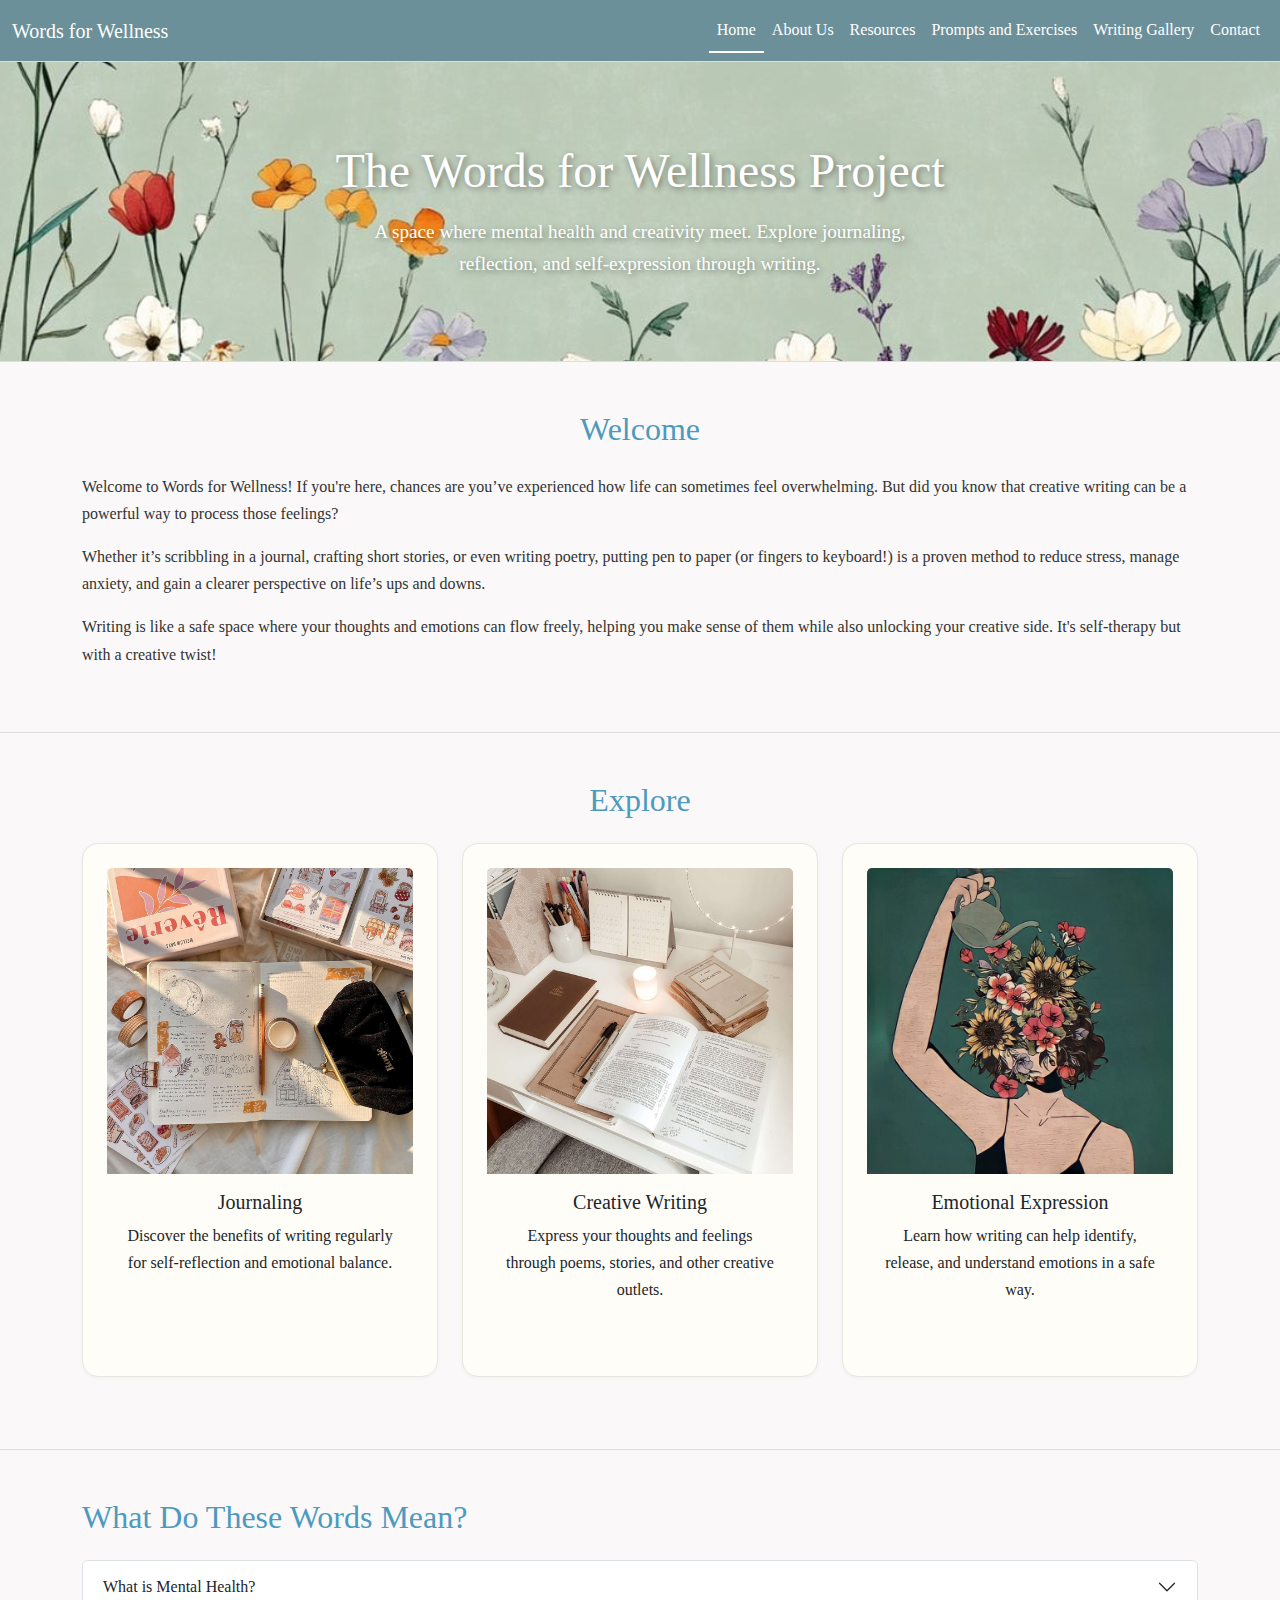
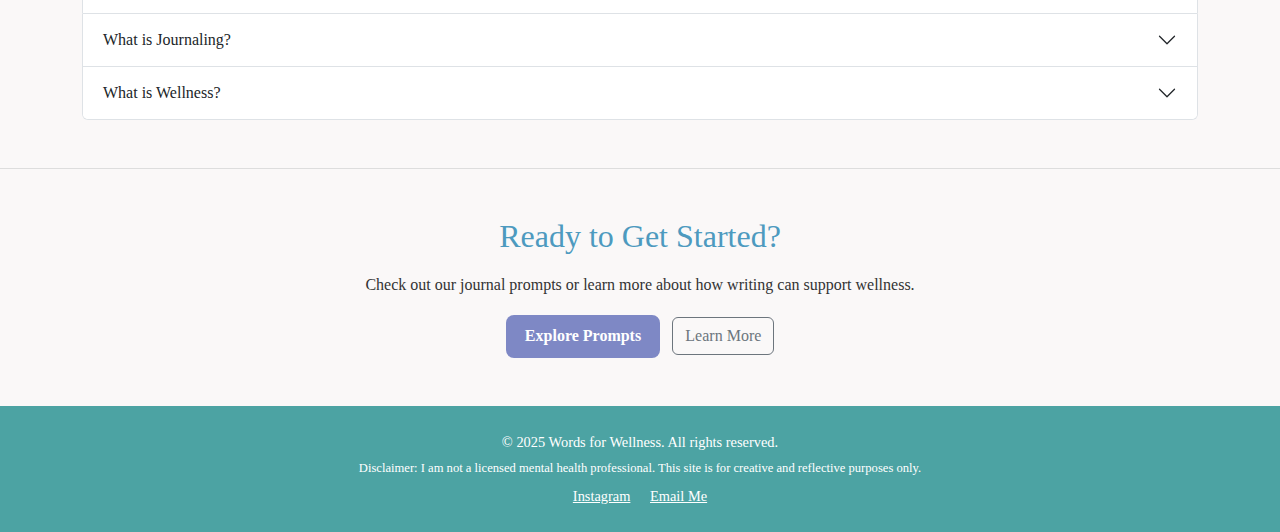
<file: index.html>
<!doctype html>
<html lang="en">
  <head>
    <meta charset="utf-8">
    <meta name="viewport" content="width=device-width, initial-scale=1">
    <meta name="description" content="Words for Wellness - Creative Writing for a Healthier Mind">
    <meta name="author" content="Ash Conley">
    <title> Words for Wellness </title>

    <!-- LOAD BOOTSTRAP CSS - DO NOT DELETE -->
    <link href="https://cdn.jsdelivr.net/npm/bootstrap@5.3.3/dist/css/bootstrap.min.css" rel="stylesheet" integrity="sha384-QWTKZyjpPEjISv5WaRU9OFeRpok6YctnYmDr5pNlyT2bRjXh0JMhjY6hW+ALEwIH" crossorigin="anonymous">
    <!-- END LOADING BOOTSTRAP CSS -->

    <!-- Custom styles - add your own CSS to this stylesheet -->
    <link href="style.css" rel="stylesheet">
  </head>

<body>

<!-- Navbar -->
  <nav class="navbar navbar-expand-lg">
    <div class="container-fluid">
      <a class="navbar-brand" href="#">Words for Wellness</a>
      <button class="navbar-toggler" type="button" data-bs-toggle="collapse" data-bs-target="#navbarNav">
        <span class="navbar-toggler-icon"></span>
      </button>
      <div class="collapse navbar-collapse" id="navbarNav">
        <ul class="navbar-nav ms-auto">
          <li class="nav-item"><a class="nav-link active" href="#">Home</a></li>
          <li class="nav-item"><a class="nav-link" href="about.html">About Us</a></li>
          <li class="nav-item"><a class="nav-link" href="resources.html">Resources</a></li>
          <li class="nav-item"><a class="nav-link" href="prompts.html">Prompts and Exercises</a></li>
          <li class="nav-item"><a class="nav-link" href="gallery.html">Writing Gallery</a></li>
          <li class="nav-item"><a class="nav-link" href="contact.html">Contact</a></li>
        </ul>
      </div> <!-- End Class Collapse Navbar -->
    </div> <!-- End Container -->
  </nav> <!-- End Navbar -->

   <!-- Hero Section -->
  <section class="hero py-5 text-center">
    <div class="container">
      <h1 class="display-4">The Words for Wellness Project</h1>
      <p class="lead">A space where mental health and creativity meet. Explore journaling, reflection, and self-expression through writing.</p>
    </div>  <!-- end container -->
  </section>

  <!-- Welcome / Introduction -->
    <section class="py-5">
      <div class="container">
        <h2 class="text-center mb-4">Welcome</h2>
        <p>
          Welcome to Words for Wellness! If you're here, chances are you’ve experienced how life can sometimes feel overwhelming. But did you know that creative writing can be a powerful way to process those feelings?
        </p>
        <p>
          Whether it’s scribbling in a journal, crafting short stories, or even writing poetry, putting pen to paper (or fingers to keyboard!) is a proven method to reduce stress, manage anxiety, and gain a clearer perspective on life’s ups and downs. 
        </p>
        <p>
        Writing is like a safe space where your thoughts and emotions can flow freely, helping you make sense of them while also unlocking your creative side. It's self-therapy but with a creative twist!
        </p>
      </div>   <!-- end container -->
    </section>

  <!-- Feature Cards -->
<section class="py-5">
  <div class="container">
    <h2 class="text-center mb-4">Explore</h2>
    <div class="row">
      <div class="col-md-4 mb-4">
        <div class="card h-100">
          <img src="images/journaling.jpg" class="card-img-top" alt="Journaling Image">
          <div class="card-body text-center">
            <h5 class="card-title">Journaling</h5>
            <p class="card-text">Discover the benefits of writing regularly for self-reflection and emotional balance.</p>
          </div> <!-- end card -->
        </div> <!-- end card -->
      </div> <!-- end col -->
      <div class="col-md-4 mb-4">
        <div class="card h-100">
          <img src="images/creative-writing.jpg" class="card-img-top" alt="Creative Writing Image">
          <div class="card-body text-center">
            <h5 class="card-title">Creative Writing</h5>
            <p class="card-text">Express your thoughts and feelings through poems, stories, and other creative outlets.</p>
          </div> <!-- end card -->
        </div> <!-- end card -->
      </div> <!-- end col -->
      <div class="col-md-4 mb-4">
        <div class="card h-100">
          <img src="images/emotions.jpg" class="card-img-top" alt="Emotional Expression Image">
          <div class="card-body text-center">
            <h5 class="card-title">Emotional Expression</h5>
            <p class="card-text">Learn how writing can help identify, release, and understand emotions in a safe way.</p>
          </div> <!-- end card -->
        </div> <!-- end card -->
      </div> <!-- end col -->
    </div> <!-- end row -->
  </div> <!-- end container -->
</section>


  <!-- Definitions Accordion -->
  <section class="py-5 ">
    <div class="container">
      <h2 class="mb-4">What Do These Words Mean?</h2>
      <div class="accordion" id="definitionsAccordion">
   <div class="accordion-item">
          <h2 class="accordion-header" id="headingOne">
            <button class="accordion-button collapsed" type="button" data-bs-toggle="collapse" data-bs-target="#mentalHealth">
              What is Mental Health?
            </button>
          </h2>
          <div id="mentalHealth" class="accordion-collapse collapse" data-bs-parent="#definitionsAccordion">
            <div class="accordion-body">
              Mental health refers to our emotional, psychological, and social well-being. It influences how we think, feel, and act, especially when handling stress, relating to others, or making choices. Good mental health helps us cope with life’s challenges, form healthy relationships, and maintain a sense of balance and self-worth.
            </div> <!-- end accordion body -->
          </div> <!-- end mental health section -->
        </div> <!-- end accordion -->

        <div class="accordion-item">
          <h2 class="accordion-header" id="headingTwo">
            <button class="accordion-button collapsed" type="button" data-bs-toggle="collapse" data-bs-target="#journaling">
              What is Journaling?
            </button>
          </h2>
          <div id="journaling" class="accordion-collapse collapse" data-bs-parent="#definitionsAccordion">
            <div class="accordion-body">
             Journaling is the practice of regularly writing down your thoughts, feelings, experiences, or ideas. It can be a powerful tool for self-reflection, emotional processing, and personal growth. People use journaling to manage stress, clarify their thoughts, track progress, or simply create a safe space to express themselves privately.
            </div> <!-- end accordion body -->
          </div> <!-- end journaling section -->
        </div> <!-- end accordion -->

        <div class="accordion-item">
          <h2 class="accordion-header" id="headingThree">
            <button class="accordion-button collapsed" type="button" data-bs-toggle="collapse" data-bs-target="#wellness">
              What is Wellness?
            </button>
          </h2>
          <div id="wellness" class="accordion-collapse collapse" data-bs-parent="#definitionsAccordion">
            <div class="accordion-body">
              Wellness is an active process of becoming aware of and making choices toward a healthy and fulfilling life. It goes beyond just the absence of illness—wellness includes physical health, emotional balance, mental clarity, and a sense of purpose and connection. It’s a holistic approach to caring for your overall well-being.
            </div> <!-- end accordion body -->
          </div> <!-- end wellness -->
        </div> <!-- end accordion -->
      </div> <!-- end definitions accordion -->
    </div> <!-- end container -->
  </section>

  <!-- Call to Action -->
  <section class="py-5 text-center">
    <div class="container">
      <h2>Ready to Get Started?</h2>
      <p>Check out our journal prompts or learn more about how writing can support wellness.</p>
      <a href="prompts.html" class="btn btn-primary me-2">Explore Prompts</a>
      <a href="about.html" class="btn btn-outline-secondary">Learn More</a>
    </div> <!-- end container -->
  </section>


  <!-- Footer -->
<footer class="text-center py-4">
  <div class="container">
    <p class="mb-1">&copy; 2025 Words for Wellness. All rights reserved.</p>
    <p class="mb-1 small">Disclaimer: I am not a licensed mental health professional. This site is for creative and reflective purposes only.</p>
    <p class="mb-0">
      <a href="https://www.instagram.com/wordsforwellnessproject" target="_blank" class="text-white me-3">Instagram</a>
      <a href="mailto:wordsforwellness.project@gmail.com" class="text-white">Email Me</a>
    </p>
  </div>  <!-- End Container -->
</footer>

  <!-- LOAD BOOTSTRAP JAVASCRIPT - DO NOT DELETE -->
  <script src="https://cdn.jsdelivr.net/npm/bootstrap@5.3.3/dist/js/bootstrap.bundle.min.js" integrity="sha384-YvpcrYf0tY3lHB60NNkmXc5s9fDVZLESaAA55NDzOxhy9GkcIdslK1eN7N6jIeHz" crossorigin="anonymous"></script>
  <!-- END LOADING BOOTSTRAP JAVASCRIPT -->
      
</body>
</html>
</file>
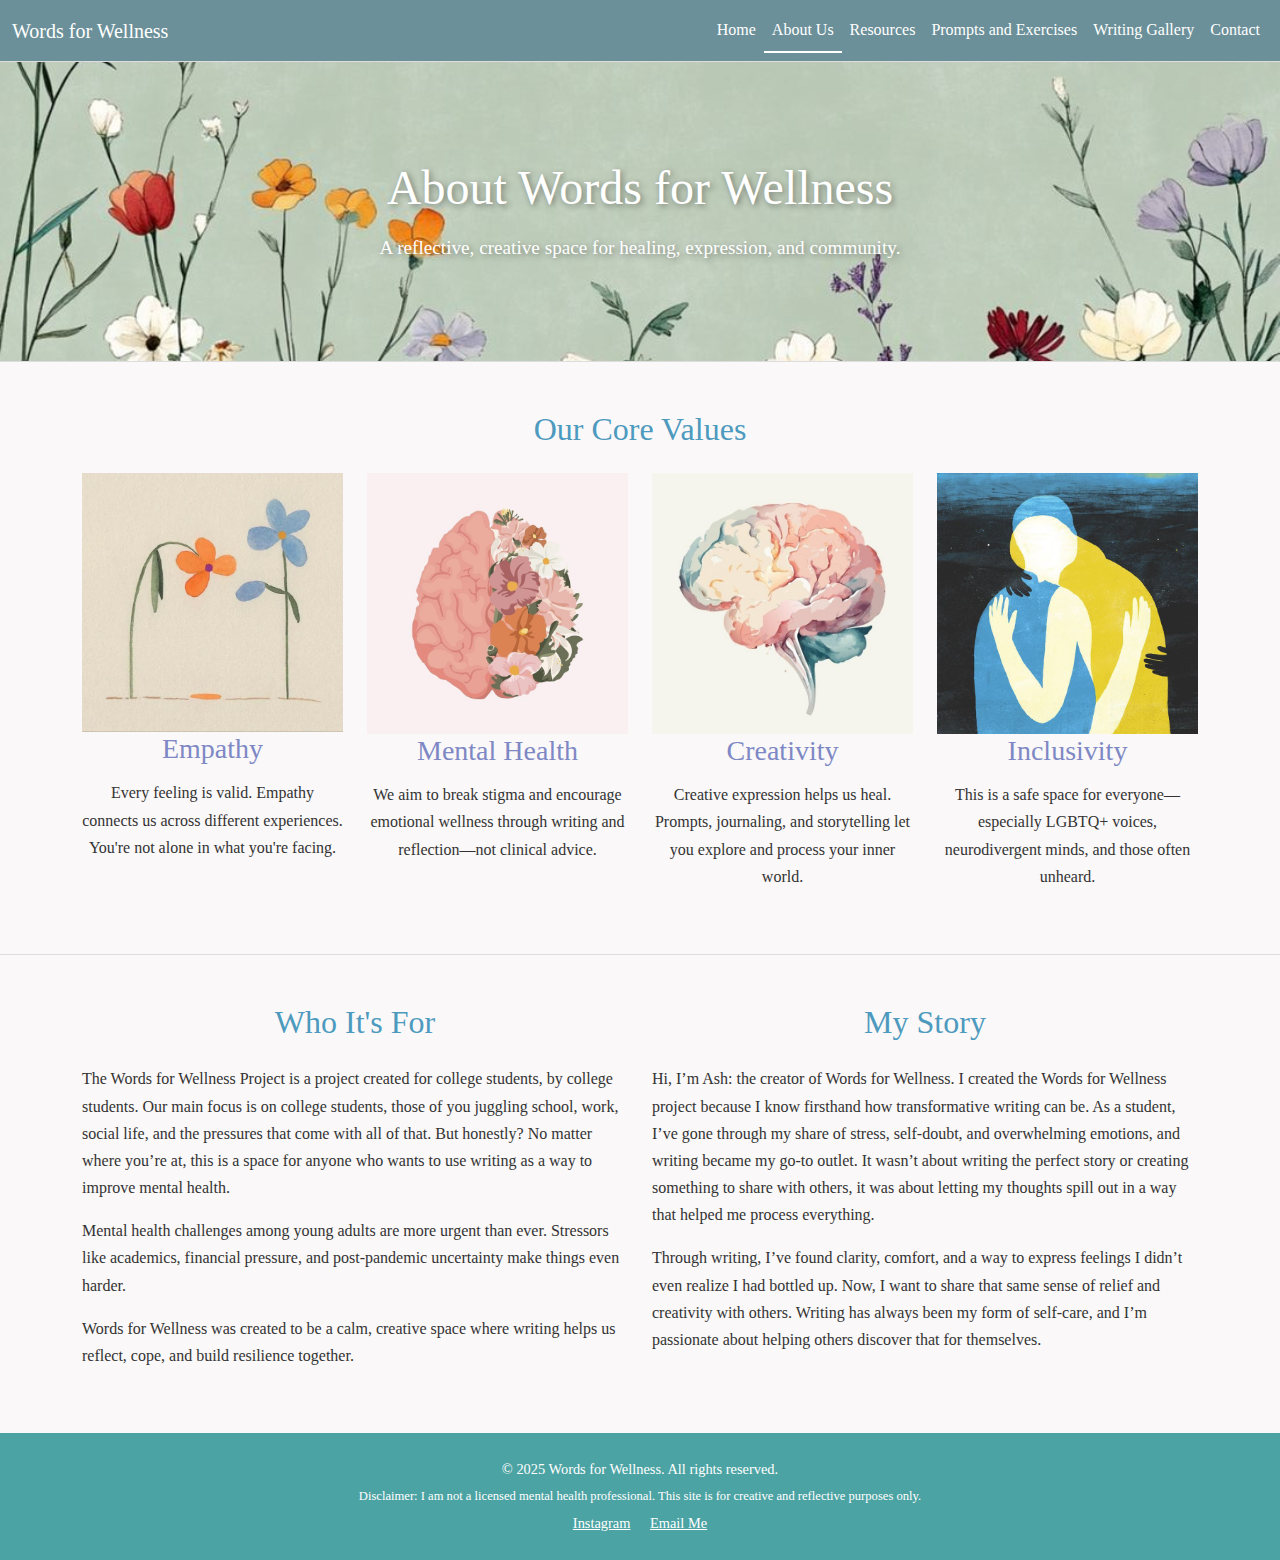
<file: about.html>
<!doctype html>
<html lang="en">
  <head>
    <meta charset="utf-8">
    <meta name="viewport" content="width=device-width, initial-scale=1">
     <meta name="description" content="About Words for Wellness, the audience, creator, and goals.">
    <meta name="author" content="Ash Conley">
    <title> About Us – Words for Wellness </title>

    <!-- LOAD BOOTSTRAP CSS - DO NOT DELETE -->
    <link href="https://cdn.jsdelivr.net/npm/bootstrap@5.3.3/dist/css/bootstrap.min.css" rel="stylesheet" integrity="sha384-QWTKZyjpPEjISv5WaRU9OFeRpok6YctnYmDr5pNlyT2bRjXh0JMhjY6hW+ALEwIH" crossorigin="anonymous">
    <!-- END LOADING BOOTSTRAP CSS -->

    <!-- Custom styles - add your own CSS to this stylesheet -->
    <link href="style.css" rel="stylesheet">
  </head>

<body>

<!-- Navbar -->
  <nav class="navbar navbar-expand-lg">
    <div class="container-fluid">
      <a class="navbar-brand" href="#">Words for Wellness</a>
      <button class="navbar-toggler" type="button" data-bs-toggle="collapse" data-bs-target="#navbarNav">
        <span class="navbar-toggler-icon"></span>
      </button>
      <div class="collapse navbar-collapse" id="navbarNav">
        <ul class="navbar-nav ms-auto">
         
          <li class="nav-item"><a class="nav-link" href="index.html">Home</a></li>
          <li class="nav-item"><a class="nav-link active" href="#">About Us</a></li>
          <li class="nav-item"><a class="nav-link" href="resources.html">Resources</a></li>
          <li class="nav-item"><a class="nav-link" href="prompts.html">Prompts and Exercises</a></li>
          <li class="nav-item"><a class="nav-link" href="gallery.html">Writing Gallery</a></li>
          <li class="nav-item"><a class="nav-link" href="contact.html">Contact</a></li>
        </ul>
      </div> <!-- End Class Collapse Navbar -->
    </div> <!-- End Container -->
  </nav> <!-- End Navbar -->

    <!-- Hero Section -->
    <section class="hero py-5 text-center">
      <div class="container">
        <h1 class="display-4">About Words for Wellness</h1>
        <p class="lead">A reflective, creative space for healing, expression, and community.</p>
      </div> <!-- end container -->
    </section>


    
    <!-- Core Values -->
    <section class="py-5">
      <div class="container">
        <h2 class="text-center mb-4">Our Core Values</h2>
        <div class="row text-center">
          <div class="col-md-3">
            <img src="images/empathy.jpg" class="card-img-top" alt="Empathy Image">
            <h3>Empathy</h3>
            <p>Every feeling is valid. Empathy connects us across different experiences. You're not alone in what you're facing.</p>
          </div> <!-- End col -->
          <div class="col-md-3">
            <img src="images/mentalhealth.jpg" class="card-img-top" alt="Mental Health Image">
            <h3>Mental Health</h3>
            <p>We aim to break stigma and encourage emotional wellness through writing and reflection—not clinical advice.</p>
          </div> <!-- End col -->
          <div class="col-md-3">
            <img src="images/creativity.jpg" class="card-img-top" alt="Creativity Image">
            <h3>Creativity</h3>
            <p>Creative expression helps us heal. Prompts, journaling, and storytelling let you explore and process your inner world.</p>
          </div> <!-- End col -->
          <div class="col-md-3">
            <img src="images/inclusivity.jpg" class="card-img-top" alt="Inclusivity Image">
            <h3>Inclusivity</h3>
            <p>This is a safe space for everyone—especially LGBTQ+ voices, neurodivergent minds, and those often unheard.</p>
          </div> <!-- End col -->
        </div> <!-- End row -->
      </div><!-- End Container -->
    </section>

    <!-- Audience Section -->
<section class="py-5">
  <div class="container">
    <div class="row">
      <!-- Who It's For -->
      <div class="col-md-6">
        <h2 class="text-center mb-4">Who It's For</h2>
        <p>
          The Words for Wellness Project is a project created for college students, by college students. Our main focus is on college students, those of you juggling school, work, social life, and the pressures that come with all of that. But honestly? No matter where you’re at, this is a space for anyone who wants to use writing as a way to improve mental health.

        </p>
        <p>
          Mental health challenges among young adults are more urgent than ever. Stressors like academics, financial pressure, and post-pandemic uncertainty make things even harder.
        </p>
        <p>
        Words for Wellness was created to be a calm, creative space where writing helps us reflect, cope, and build resilience together.
        </p>
      </div> <!-- End col -->

      <!-- My Story -->
      <div class="col-md-6">
        <h2 class="text-center mb-4">My Story</h2>
        <p>
          Hi, I’m Ash: the creator of Words for Wellness. I created the Words for Wellness project because I know firsthand how transformative writing can be. As a student, I’ve gone through my share of stress, self-doubt, and overwhelming emotions, and writing became my go-to outlet. It wasn’t about writing the perfect story or creating something to share with others, it was about letting my thoughts spill out in a way that helped me process everything.
        </p>
        <p>
         Through writing, I’ve found clarity, comfort, and a way to express feelings I didn’t even realize I had bottled up. Now, I want to share that same sense of relief and creativity with others. Writing has always been my form of self-care, and I’m passionate about helping others discover that for themselves.
        </p>
      </div> <!-- End col -->
    </div> <!-- End row -->
  </div> <!-- End Container -->
</section>



 <!-- Footer -->
<footer class="text-center py-4">
  <div class="container">
    <p class="mb-1">&copy; 2025 Words for Wellness. All rights reserved.</p>
    <p class="mb-1 small">Disclaimer: I am not a licensed mental health professional. This site is for creative and reflective purposes only.</p>
    <p class="mb-0">
      <a href="https://www.instagram.com/wordsforwellnessproject" target="_blank" class="text-white me-3">Instagram</a>
      <a href="mailto:wordsforwellness.project@gmail.com" class="text-white">Email Me</a>
    </p>
  </div>  <!-- End Container -->
</footer>

<!-- LOAD BOOTSTRAP JAVASCRIPT - DO NOT DELETE -->
<script src="https://cdn.jsdelivr.net/npm/bootstrap@5.3.3/dist/js/bootstrap.bundle.min.js" integrity="sha384-YvpcrYf0tY3lHB60NNkmXc5s9fDVZLESaAA55NDzOxhy9GkcIdslK1eN7N6jIeHz" crossorigin="anonymous"></script>
<!-- END LOADING BOOTSTRAP JAVASCRIPT -->
      
</body>
</html>
</file>
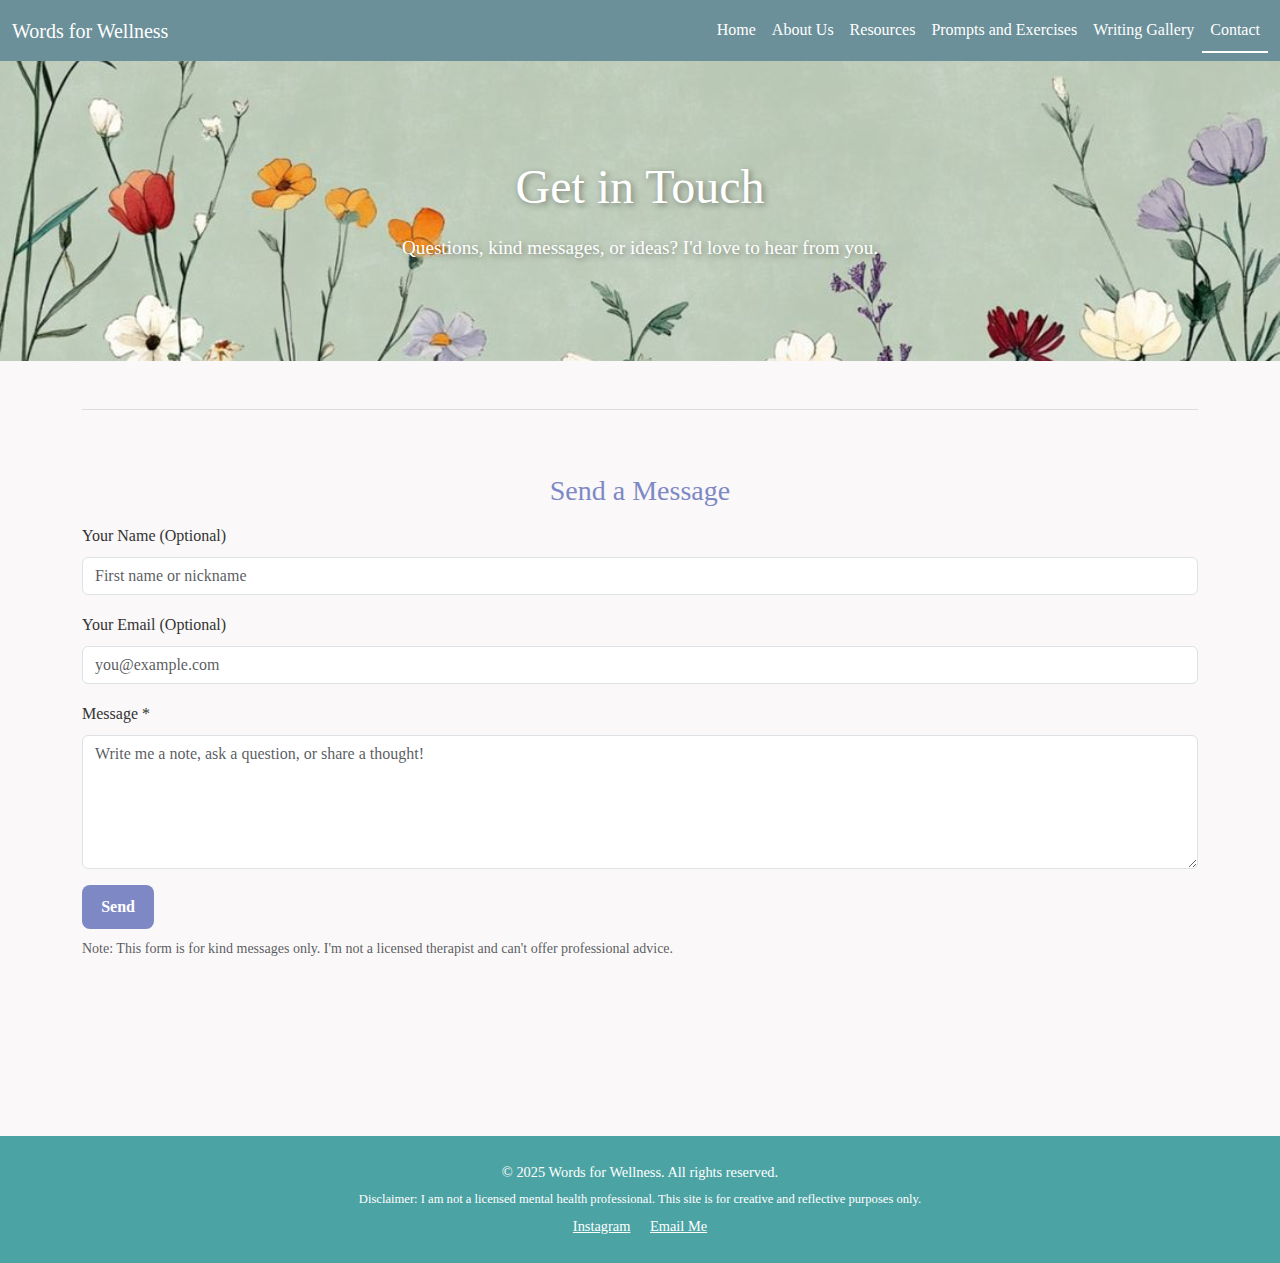
<file: contact.html>
<!doctype html>
<html lang="en">
  <head>
    <meta charset="utf-8">
    <meta name="viewport" content="width=device-width, initial-scale=1">
    <meta name="description" content="Writing prompts and downloadable templates to help users get started.">
    <meta name="author" content="Ash Conley">
    <title> Contact – Words for Wellness </title>

    <!-- LOAD BOOTSTRAP CSS - DO NOT DELETE -->
    <link href="https://cdn.jsdelivr.net/npm/bootstrap@5.3.3/dist/css/bootstrap.min.css" rel="stylesheet" integrity="sha384-QWTKZyjpPEjISv5WaRU9OFeRpok6YctnYmDr5pNlyT2bRjXh0JMhjY6hW+ALEwIH" crossorigin="anonymous">
    <!-- END LOADING BOOTSTRAP CSS -->

    <!-- Custom styles - add your own CSS to this stylesheet -->
    <link href="style.css" rel="stylesheet">
  </head>

<body>

  <!-- Navbar -->
  <nav class="navbar navbar-expand-lg">
    <div class="container-fluid">
      <a class="navbar-brand" href="#">Words for Wellness</a>
      <button class="navbar-toggler" type="button" data-bs-toggle="collapse" data-bs-target="#navbarNav">
        <span class="navbar-toggler-icon"></span>
      </button>
      <div class="collapse navbar-collapse" id="navbarNav">
        <ul class="navbar-nav ms-auto">
           <li class="nav-item"><a class="nav-link" href="index.html">Home</a></li>
          <li class="nav-item"><a class="nav-link" href="about.html">About Us</a></li>
          <li class="nav-item"><a class="nav-link" href="resources.html">Resources</a></li>
          <li class="nav-item"><a class="nav-link" href="prompts.html">Prompts and Exercises</a></li>
          <li class="nav-item"><a class="nav-link" href="gallery.html">Writing Gallery</a></li>
          <li class="nav-item"><a class="nav-link active" href="#">Contact</a></li>
        </ul>
      </div> <!-- End Class Collapse Navbar -->
    </div> <!-- End Container -->
  </nav> <!-- End Navbar -->



<!-- Hero Section -->
    <header class=" hero py-5 text-center">
      <div class="container">
        <h1 class="display-4">Get in Touch</h1>
        <p class="lead">Questions, kind messages, or ideas? I'd love to hear from you.</p>
      </div>
    </header>

    <main class="container py-5">

     

      <!--  Contact Form -->
      <section class="mb-5 ">
        <h3 class="text-center">Send a Message</h3>
        <form>
          <div class="mb-3">
            <label for="name" class="form-label">Your Name (Optional)</label>
            <input type="text" class="form-control" id="name" placeholder="First name or nickname">
          </div> <!-- end class -->
          <div class="mb-3">
            <label for="email" class="form-label">Your Email (Optional)</label>
            <input type="email" class="form-control" id="email" placeholder="you@example.com">
          </div> <!-- end class -->
          <div class="mb-3">
            <label for="message" class="form-label">Message *</label>
            <textarea class="form-control" id="message" rows="5" placeholder="Write me a note, ask a question, or share a thought!" required></textarea>
          </div> <!-- end class -->
          <button type="submit" class="btn btn-primary">Send</button>
        </form>
        <p class="text-muted small mt-2">Note: This form is for kind messages only. I'm not a licensed therapist and can't offer professional advice.</p>
      </section>

    </main>


  <!-- Footer -->
<footer class="text-center py-4">
  <div class="container">
    <p class="mb-1">&copy; 2025 Words for Wellness. All rights reserved.</p>
    <p class="mb-1 small">Disclaimer: I am not a licensed mental health professional. This site is for creative and reflective purposes only.</p>
    <p class="mb-0">
      <a href="https://www.instagram.com/wordsforwellnessproject" target="_blank" class="text-white me-3">Instagram</a>
      <a href="mailto:wordsforwellness.project@gmail.com" class="text-white">Email Me</a>
    </p>
  </div>  <!-- End Container -->
</footer>

<!-- LOAD BOOTSTRAP JAVASCRIPT - DO NOT DELETE -->
<script src="https://cdn.jsdelivr.net/npm/bootstrap@5.3.3/dist/js/bootstrap.bundle.min.js" integrity="sha384-YvpcrYf0tY3lHB60NNkmXc5s9fDVZLESaAA55NDzOxhy9GkcIdslK1eN7N6jIeHz" crossorigin="anonymous"></script>
<!-- END LOADING BOOTSTRAP JAVASCRIPT -->

</body>
</html>
</file>
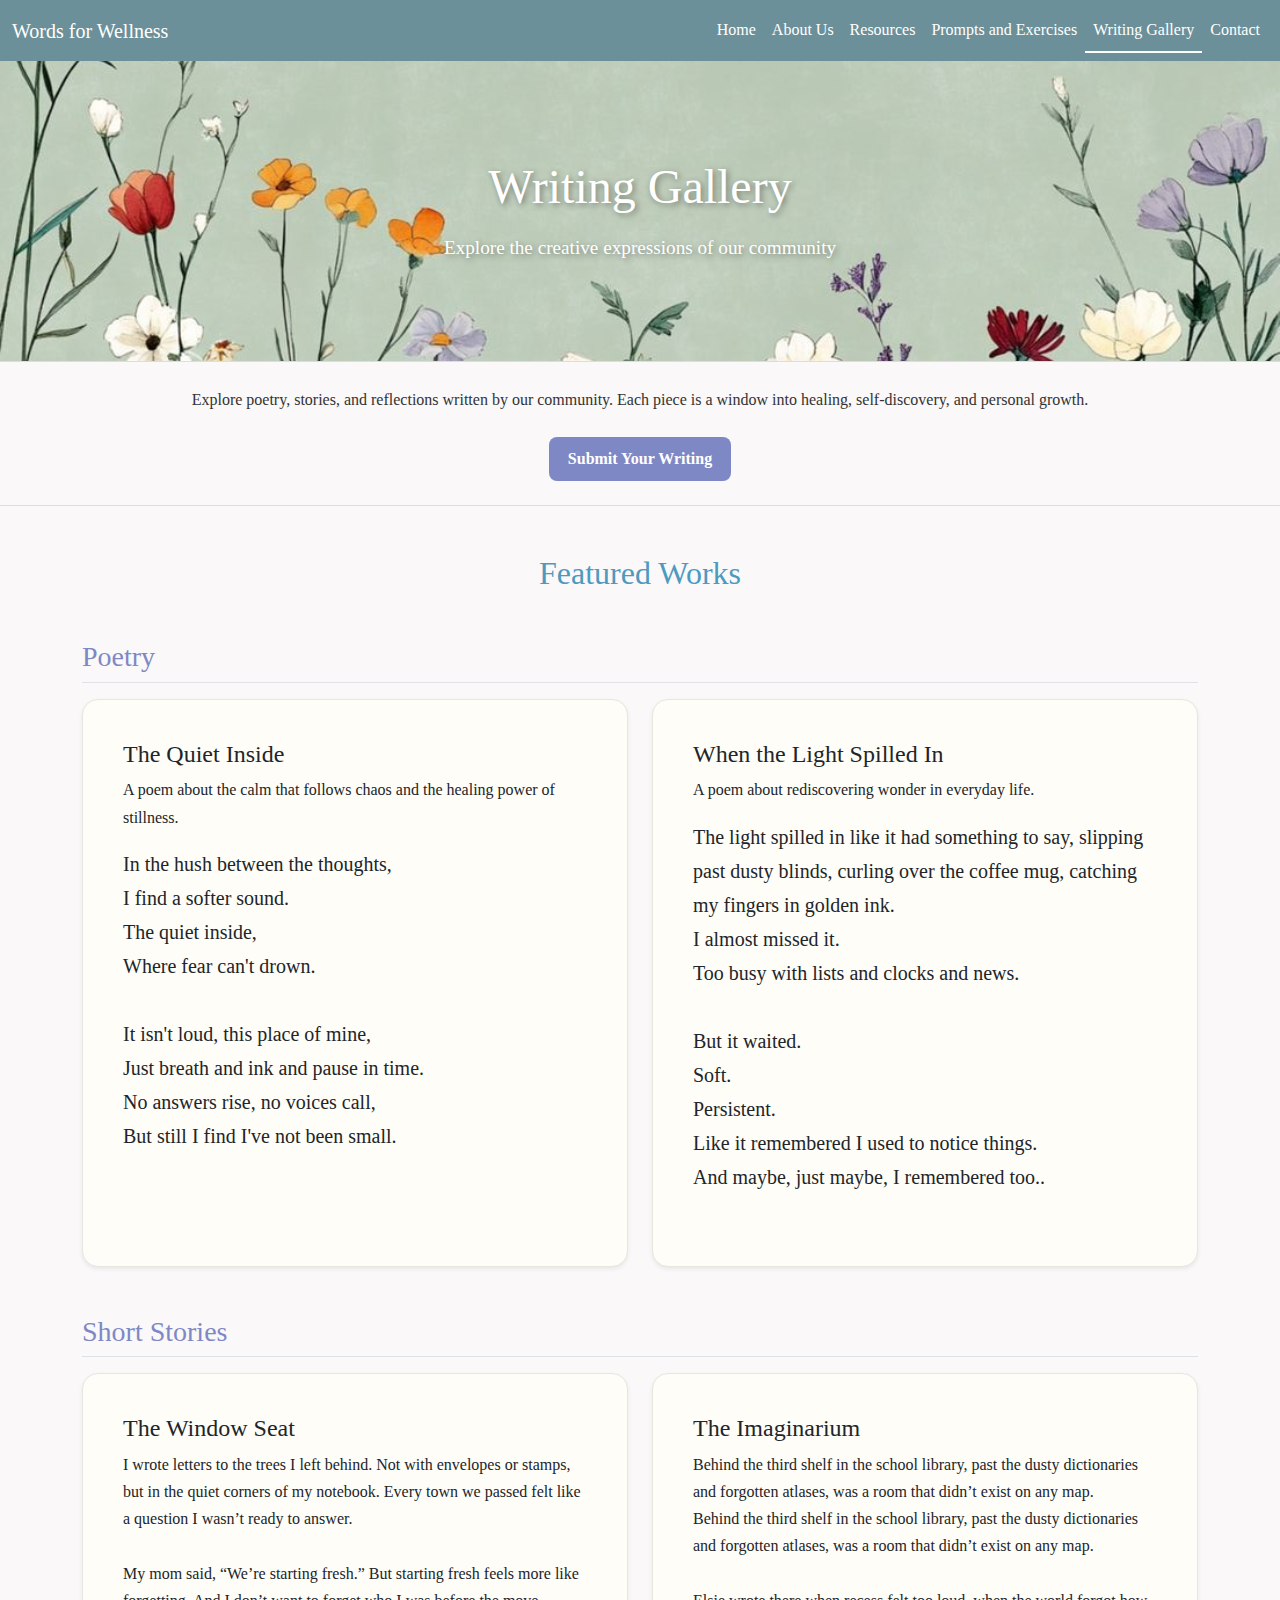
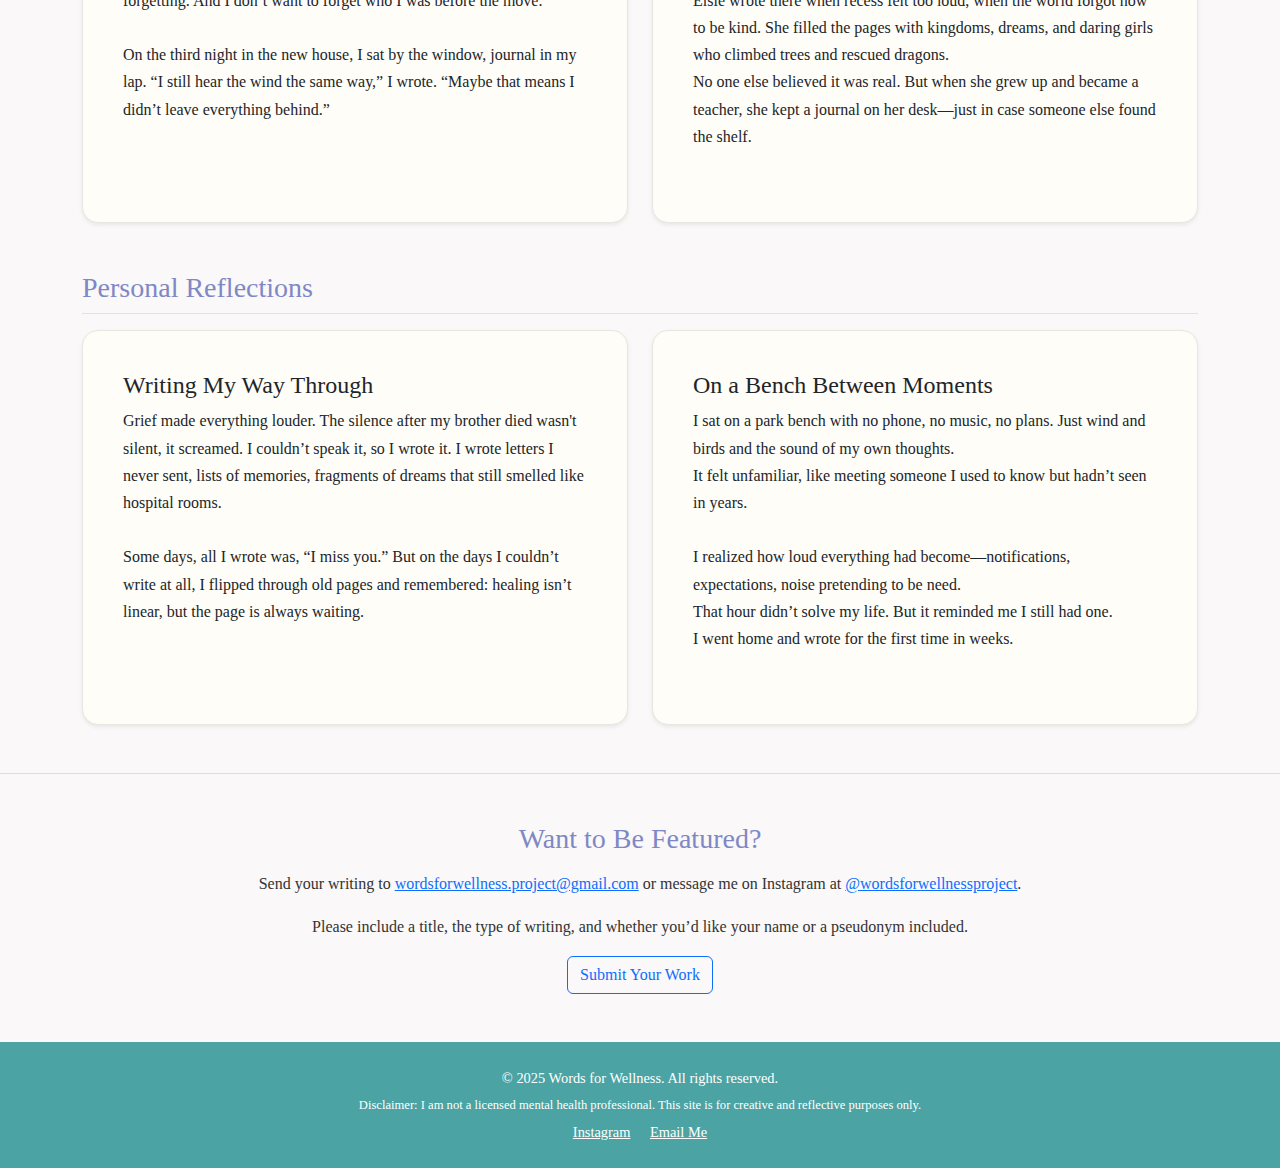
<file: gallery.html>
<!doctype html>
<html lang="en">
  <head>
    <meta charset="utf-8">
    <meta name="viewport" content="width=device-width, initial-scale=1">
    <meta name="description" content="Writing gallery page - see what other's have done.">
    <meta name="author" content="Ash Conley">
    <title> Gallery - Words for Wellness </title>

    <!-- LOAD BOOTSTRAP CSS - DO NOT DELETE -->
    <link href="https://cdn.jsdelivr.net/npm/bootstrap@5.3.3/dist/css/bootstrap.min.css" rel="stylesheet" integrity="sha384-QWTKZyjpPEjISv5WaRU9OFeRpok6YctnYmDr5pNlyT2bRjXh0JMhjY6hW+ALEwIH" crossorigin="anonymous">
    <!-- END LOADING BOOTSTRAP CSS -->

    <!-- Custom styles - add your own CSS to this stylesheet -->
    <link href="style.css" rel="stylesheet">
  </head>

<body>

<!-- Navbar -->
  <nav class="navbar navbar-expand-lg">
    <div class="container-fluid">
      <a class="navbar-brand" href="#">Words for Wellness</a>
      <button class="navbar-toggler" type="button" data-bs-toggle="collapse" data-bs-target="#navbarNav">
        <span class="navbar-toggler-icon"></span>
      </button>
      <div class="collapse navbar-collapse" id="navbarNav">
        <ul class="navbar-nav ms-auto">
          <li class="nav-item"><a class="nav-link" href="index.html">Home</a></li>
          <li class="nav-item"><a class="nav-link" href="about.html">About Us</a></li>
          <li class="nav-item"><a class="nav-link" href="resources.html">Resources</a></li>
          <li class="nav-item"><a class="nav-link" href="prompts.html">Prompts and Exercises</a></li>
          <li class="nav-item"><a class="nav-link active" href="#">Writing Gallery</a></li>
          <li class="nav-item"><a class="nav-link" href="contact.html">Contact</a></li>
        </ul>
      </div> <!-- End Class Collapse Navbar -->
    </div> <!-- End Container -->
  </nav> <!-- End Navbar -->

   <!-- Hero -->
    <header class=" hero py-5 text-center">
      <div class="container">
        <h1 class="display-4"> Writing Gallery </h1>
        <p class="lead">Explore the creative expressions of our community</p>
      </div>  <!-- End container -->
    </header>


<!-- Intro Section -->
    <section class="py-4">
      <div class="container text-center">
        <p class="mb-4">
          Explore poetry, stories, and reflections written by our community. Each piece is a window into healing, self-discovery, and personal growth.
        </p>
        <a href="mailto:wordsforwellness.project@gmail.com" class="btn btn-primary">Submit Your Writing</a>
      </div> <!-- End container -->
    </section>

<!-- Writing Categories -->
<section class="py-5">
  <div class="container">
    <h2 class="mb-4 text-center">Featured Works</h2>

    <!-- Poetry Section -->
    <h3 class="mt-5 mb-3 border-bottom pb-2">Poetry</h3>
    <div class="row g-4">
      <!-- Poem 1 -->
      <div class="col-md-6">
        <div class="card h-100 shadow-sm">
          <div class="card-body">
            <h4 class="card-title">The Quiet Inside</h4>
            <p class="card-text">A poem about the calm that follows chaos and the healing power of stillness.</p>
            <blockquote class="blockquote mb-0">
              <p>
                In the hush between the thoughts,<br>
                I find a softer sound.<br>
                The quiet inside,<br>
                Where fear can't drown.<br><br>
                It isn't loud, this place of mine,<br>
                Just breath and ink and pause in time.<br>
                No answers rise, no voices call,<br>
                But still I find I've not been small.
              </p>
            </blockquote>
          </div> <!-- End card -->
        </div> <!-- End card -->
      </div> <!-- End col -->

      <!-- Poem 2 -->
      <div class="col-md-6">
        <div class="card h-100 shadow-sm">
          <div class="card-body">
            <h4 class="card-title">When the Light Spilled In</h4>
            <p class="card-text">A poem about rediscovering wonder in everyday life.</p>
            <blockquote class="blockquote mb-0">
              <p>
                The light spilled in like it had something to say, slipping past dusty blinds, curling over the coffee mug, catching my fingers in golden ink.<br>
                I almost missed it.<br>
                Too busy with lists and clocks and news.<br><br>
                But it waited.<br>
                Soft.<br>
                Persistent.<br>
                Like it remembered I used to notice things.<br>
               And maybe, just maybe, I remembered too..
              </p>
            </blockquote>
          </div> <!-- End card -->
        </div> <!-- End card -->
      </div> <!-- End col -->
    </div> <!-- End row -->

    <!-- Short Stories Section -->
    <h3 class="mt-5 mb-3 border-bottom pb-2">Short Stories</h3>
    <div class="row g-4">
      <!-- Story 1 -->
      <div class="col-md-6">
        <div class="card h-100 shadow-sm">
          <div class="card-body">
            <h4 class="card-title">The Window Seat</h4>
            <p class="card-text">
              I wrote letters to the trees I left behind. Not with envelopes or stamps, but in the quiet corners of my notebook. Every town we passed felt like a question I wasn’t ready to answer. 
              <br><br>
              My mom said, “We’re starting fresh.” But starting fresh feels more like forgetting. And I don’t want to forget who I was before the move. 
              <br><br>
              On the third night in the new house, I sat by the window, journal in my lap. “I still hear the wind the same way,” I wrote. “Maybe that means I didn’t leave everything behind.”
            </p>
          </div> <!-- End card -->
        </div> <!-- End card -->
      </div> <!-- End col -->

      <!-- Story 2 -->
      <div class="col-md-6">
        <div class="card h-100 shadow-sm">
          <div class="card-body">
            <h4 class="card-title">The Imaginarium</h4>
            <p class="card-text">
              Behind the third shelf in the school library, past the dusty dictionaries and forgotten atlases, was a room that didn’t exist on any map. <br>
              Behind the third shelf in the school library, past the dusty dictionaries and forgotten atlases, was a room that didn’t exist on any map.
              <br><br>
              Elsie wrote there when recess felt too loud, when the world forgot how to be kind. She filled the pages with kingdoms, dreams, and daring girls who climbed trees and rescued dragons. <br>
              No one else believed it was real. But when she grew up and became a teacher, she kept a journal on her desk—just in case someone else found the shelf.
            </p>
          </div> <!-- End card -->
        </div> <!-- End card -->
      </div> <!-- End col -->
    </div> <!-- End row -->

    <!-- Reflections Section -->
    <h3 class="mt-5 mb-3 border-bottom pb-2">Personal Reflections</h3>
    <div class="row g-4">
      <!-- Reflection 1 -->
      <div class="col-md-6">
        <div class="card h-100 shadow-sm">
          <div class="card-body">
            <h4 class="card-title">Writing My Way Through</h4>
            <p class="card-text">
              Grief made everything louder. The silence after my brother died wasn't silent, it screamed. I couldn’t speak it, so I wrote it. I wrote letters I never sent, lists of memories, fragments of dreams that still smelled like hospital rooms.
              <br><br>
              Some days, all I wrote was, “I miss you.” But on the days I couldn’t write at all, I flipped through old pages and remembered: healing isn’t linear, but the page is always waiting.
            </p>
          </div> <!-- End card -->
        </div> <!-- End card -->
      </div> <!-- End col -->

      <!-- Reflection 2 -->
      <div class="col-md-6">
        <div class="card h-100 shadow-sm">
          <div class="card-body">
            <h4 class="card-title">On a Bench Between Moments</h4>
            <p class="card-text">
               I sat on a park bench with no phone, no music, no plans. Just wind and birds and the sound of my own thoughts.<br>
               It felt unfamiliar, like meeting someone I used to know but hadn’t seen in years.<br><br>
               I realized how loud everything had become—notifications, expectations, noise pretending to be need.<br>
               That hour didn’t solve my life. But it reminded me I still had one.<br>
               I went home and wrote for the first time in weeks.<br>
            </p>
          </div> <!-- End card -->
        </div> <!-- End card -->
      </div> <!-- End col -->
    </div> <!-- End row -->
  </div> <!-- End container -->
</section>

 <!-- Submission Section -->
    <section class="py-5 text-center">
      <div class="container">
        <h3>Want to Be Featured?</h3>
        <p>
          Send your writing to <a href="mailto:wordsforwellness.project@gmail.com">wordsforwellness.project@gmail.com</a> or message me on Instagram at 
          <a href="https://instagram.com/wordsforwellnessproject" target="_blank">@wordsforwellnessproject</a>.
        </p>
        <p>Please include a title, the type of writing, and whether you’d like your name or a pseudonym included.</p>
        <a href="mailto:wordsforwellness.project@gmail.com" class="btn btn-outline-primary">Submit Your Work</a>
      </div> <!-- End container -->
    </section>

  <!-- Footer -->
<footer class="text-center py-4">
  <div class="container">
    <p class="mb-1">&copy; 2025 Words for Wellness. All rights reserved.</p>
    <p class="mb-1 small">Disclaimer: I am not a licensed mental health professional. This site is for creative and reflective purposes only.</p>
    <p class="mb-0">
      <a href="https://www.instagram.com/wordsforwellnessproject" target="_blank" class="text-white me-3">Instagram</a>
      <a href="mailto:wordsforwellness.project@gmail.com" class="text-white">Email Me</a>
    </p>
  </div>  <!-- End Container -->
</footer>

  <!-- LOAD BOOTSTRAP JAVASCRIPT - DO NOT DELETE -->
  <script src="https://cdn.jsdelivr.net/npm/bootstrap@5.3.3/dist/js/bootstrap.bundle.min.js" integrity="sha384-YvpcrYf0tY3lHB60NNkmXc5s9fDVZLESaAA55NDzOxhy9GkcIdslK1eN7N6jIeHz" crossorigin="anonymous"></script>
  <!-- END LOADING BOOTSTRAP JAVASCRIPT -->
      
</body>
</html>
</file>
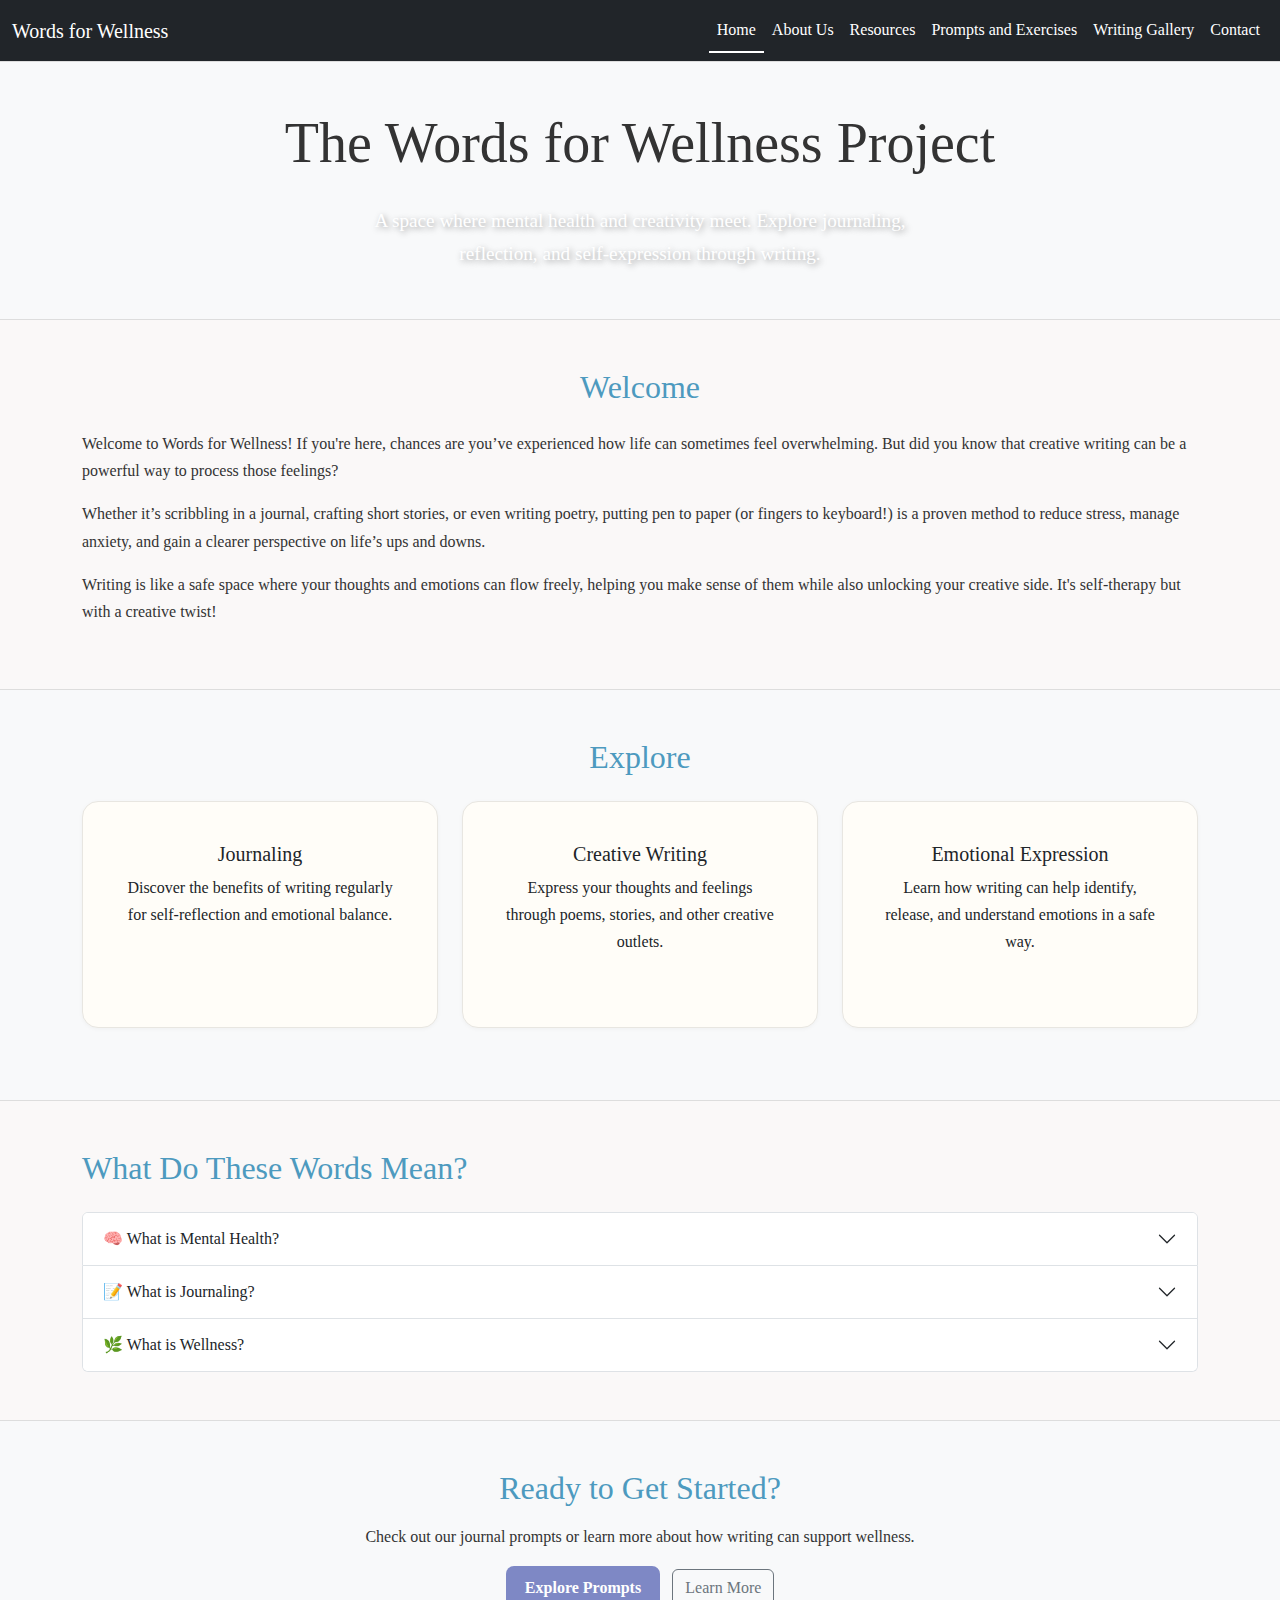
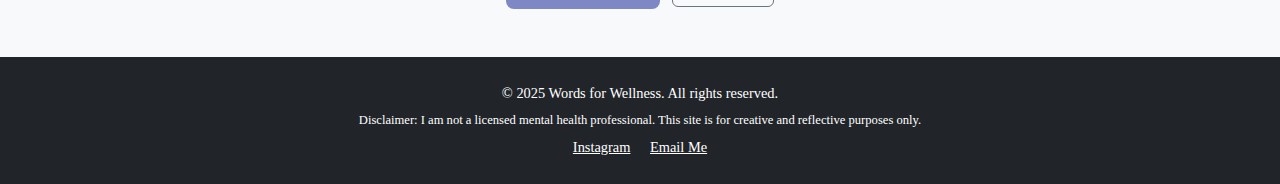
<file: home.html>
<!doctype html>
<html lang="en">
  <head>
    <meta charset="utf-8">
    <meta name="viewport" content="width=device-width, initial-scale=1">
    <meta name="description" content="Words for Wellness - Creative Writing for a Healthier Mind">
    <meta name="author" content="Ash Conley">
    <title> Words for Wellness </title>

    <!-- LOAD BOOTSTRAP CSS - DO NOT DELETE -->
    <link href="https://cdn.jsdelivr.net/npm/bootstrap@5.3.3/dist/css/bootstrap.min.css" rel="stylesheet" integrity="sha384-QWTKZyjpPEjISv5WaRU9OFeRpok6YctnYmDr5pNlyT2bRjXh0JMhjY6hW+ALEwIH" crossorigin="anonymous">
    <!-- END LOADING BOOTSTRAP CSS -->

    <!-- Custom styles - add your own CSS to this stylesheet -->
    <link href="style.css" rel="stylesheet">
  </head>

<body>

<!-- Navbar -->
  <nav class="navbar navbar-expand-lg navbar-dark bg-dark">
    <div class="container-fluid">
      <a class="navbar-brand" href="#">Words for Wellness</a>
      <button class="navbar-toggler" type="button" data-bs-toggle="collapse" data-bs-target="#navbarNav">
        <span class="navbar-toggler-icon"></span>
      </button>
      <div class="collapse navbar-collapse" id="navbarNav">
        <ul class="navbar-nav ms-auto">
          <li class="nav-item"><a class="nav-link active" href="#">Home</a></li>
          <li class="nav-item"><a class="nav-link" href="about.html">About Us</a></li>
          <li class="nav-item"><a class="nav-link" href="resources.html">Resources</a></li>
          <li class="nav-item"><a class="nav-link" href="prompts.html">Prompts and Exercises</a></li>
          <li class="nav-item"><a class="nav-link" href="gallery.html">Writing Gallery</a></li>
          <li class="nav-item"><a class="nav-link" href="contact.html">Contact</a></li>
        </ul>
      </div> <!-- End Class Collapse Navbar -->
    </div> <!-- End Container -->
  </nav> <!-- End Navbar -->

   <!-- Hero Section -->
  <section class="py-5 text-center bg-light">
    <div class="container">
      <h1 class="display-4">The Words for Wellness Project</h1>
      <p class="lead">A space where mental health and creativity meet. Explore journaling, reflection, and self-expression through writing.</p>
    </div>  <!-- end container -->
  </section>

  <!-- Welcome / Introduction -->
    <section class="py-5">
      <div class="container">
        <h2 class="text-center mb-4">Welcome</h2>
        <p>
          Welcome to Words for Wellness! If you're here, chances are you’ve experienced how life can sometimes feel overwhelming. But did you know that creative writing can be a powerful way to process those feelings?
        </p>
        <p>
          Whether it’s scribbling in a journal, crafting short stories, or even writing poetry, putting pen to paper (or fingers to keyboard!) is a proven method to reduce stress, manage anxiety, and gain a clearer perspective on life’s ups and downs. 
        </p>
        <p>
        Writing is like a safe space where your thoughts and emotions can flow freely, helping you make sense of them while also unlocking your creative side. It's self-therapy but with a creative twist!
        </p>
      </div>
    </section>

  <!-- Feature Cards -->
  <section class="py-5 bg-light">
    <div class="container">
      <h2 class="text-center mb-4">Explore</h2>
      <div class="row">
        <div class="col-md-4 mb-4">
          <div class="card h-100">
            <div class="card-body text-center">
              <h5 class="card-title">Journaling</h5>
              <p class="card-text">Discover the benefits of writing regularly for self-reflection and emotional balance.</p>
            </div> <!-- end card body -->
          </div> <!-- end card -->
        </div> <!-- end col -->
        <div class="col-md-4 mb-4">
          <div class="card h-100">
            <div class="card-body text-center">
              <h5 class="card-title">Creative Writing</h5>
              <p class="card-text">Express your thoughts and feelings through poems, stories, and other creative outlets.</p>
            </div> <!-- end card body -->
          </div> <!-- end card -->
        </div> <!-- end col -->
        <div class="col-md-4 mb-4">
          <div class="card h-100">
            <div class="card-body text-center">
              <h5 class="card-title">Emotional Expression</h5>
              <p class="card-text">Learn how writing can help identify, release, and understand emotions in a safe way.</p>
            </div> <!-- end card body -->
          </div> <!-- end card -->
        </div> <!-- end col -->
      </div> <!-- end row -->
    </div> <!-- end container -->
  </section>

  <!-- Definitions Accordion -->
  <section class="py-5 ">
    <div class="container">
      <h2 class="mb-4">What Do These Words Mean?</h2>
      <div class="accordion" id="definitionsAccordion">
   <div class="accordion-item">
          <h2 class="accordion-header" id="headingTwo">
            <button class="accordion-button collapsed" type="button" data-bs-toggle="collapse" data-bs-target="#mentalHealth">
              🧠 What is Mental Health?
            </button>
          </h2>
          <div id="mentalHealth" class="accordion-collapse collapse" data-bs-parent="#definitionsAccordion">
            <div class="accordion-body">
              Mental health refers to our emotional, psychological, and social well-being. It influences how we think, feel, and act, especially when handling stress, relating to others, or making choices. Good mental health helps us cope with life’s challenges, form healthy relationships, and maintain a sense of balance and self-worth.
            </div> <!-- end accordion body -->
          </div> <!-- end mental health section -->
        </div> <!-- end accordion -->

        <div class="accordion-item">
          <h2 class="accordion-header" id="headingTwo">
            <button class="accordion-button collapsed" type="button" data-bs-toggle="collapse" data-bs-target="#journaling">
              📝 What is Journaling?
            </button>
          </h2>
          <div id="journaling" class="accordion-collapse collapse" data-bs-parent="#definitionsAccordion">
            <div class="accordion-body">
             Journaling is the practice of regularly writing down your thoughts, feelings, experiences, or ideas. It can be a powerful tool for self-reflection, emotional processing, and personal growth. People use journaling to manage stress, clarify their thoughts, track progress, or simply create a safe space to express themselves privately.
            </div> <!-- end accordion body -->
          </div> <!-- end journaling section -->
        </div> <!-- end accordion -->

        <div class="accordion-item">
          <h2 class="accordion-header" id="headingThree">
            <button class="accordion-button collapsed" type="button" data-bs-toggle="collapse" data-bs-target="#wellness">
              🌿 What is Wellness?
            </button>
          </h2>
          <div id="wellness" class="accordion-collapse collapse" data-bs-parent="#definitionsAccordion">
            <div class="accordion-body">
              Wellness is an active process of becoming aware of and making choices toward a healthy and fulfilling life. It goes beyond just the absence of illness—wellness includes physical health, emotional balance, mental clarity, and a sense of purpose and connection. It’s a holistic approach to caring for your overall well-being.
            </div> <!-- end accordion body -->
          </div> <!-- end wellness -->
        </div> <!-- end accordion -->
      </div> <!-- end definitions accordion -->
    </div> <!-- end container -->
  </section>

  <!-- Call to Action -->
  <section class="py-5 text-center bg-light">
    <div class="container">
      <h2>Ready to Get Started?</h2>
      <p>Check out our journal prompts or learn more about how writing can support wellness.</p>
      <a href="prompts.html" class="btn btn-primary me-2">Explore Prompts</a>
      <a href="about.html" class="btn btn-outline-secondary">Learn More</a>
    </div> <!-- end container -->
  </section>


  <!-- Footer -->
<footer class="bg-dark text-white text-center py-4">
  <div class="container">
    <p class="mb-1">&copy; 2025 Words for Wellness. All rights reserved.</p>
    <p class="mb-1 small">Disclaimer: I am not a licensed mental health professional. This site is for creative and reflective purposes only.</p>
    <p class="mb-0">
      <a href="https://www.instagram.com/wordsforwellnessproject" target="_blank" class="text-white me-3">Instagram</a>
      <a href="mailto:wordsforwellness.project@gmail.com" class="text-white">Email Me</a>
    </p>
  </div>  <!-- End Container -->
</footer>

  <!-- LOAD BOOTSTRAP JAVASCRIPT - DO NOT DELETE -->
  <script src="https://cdn.jsdelivr.net/npm/bootstrap@5.3.3/dist/js/bootstrap.bundle.min.js" integrity="sha384-YvpcrYf0tY3lHB60NNkmXc5s9fDVZLESaAA55NDzOxhy9GkcIdslK1eN7N6jIeHz" crossorigin="anonymous"></script>
  <!-- END LOADING BOOTSTRAP JAVASCRIPT -->
      
</body>
</html>
</file>
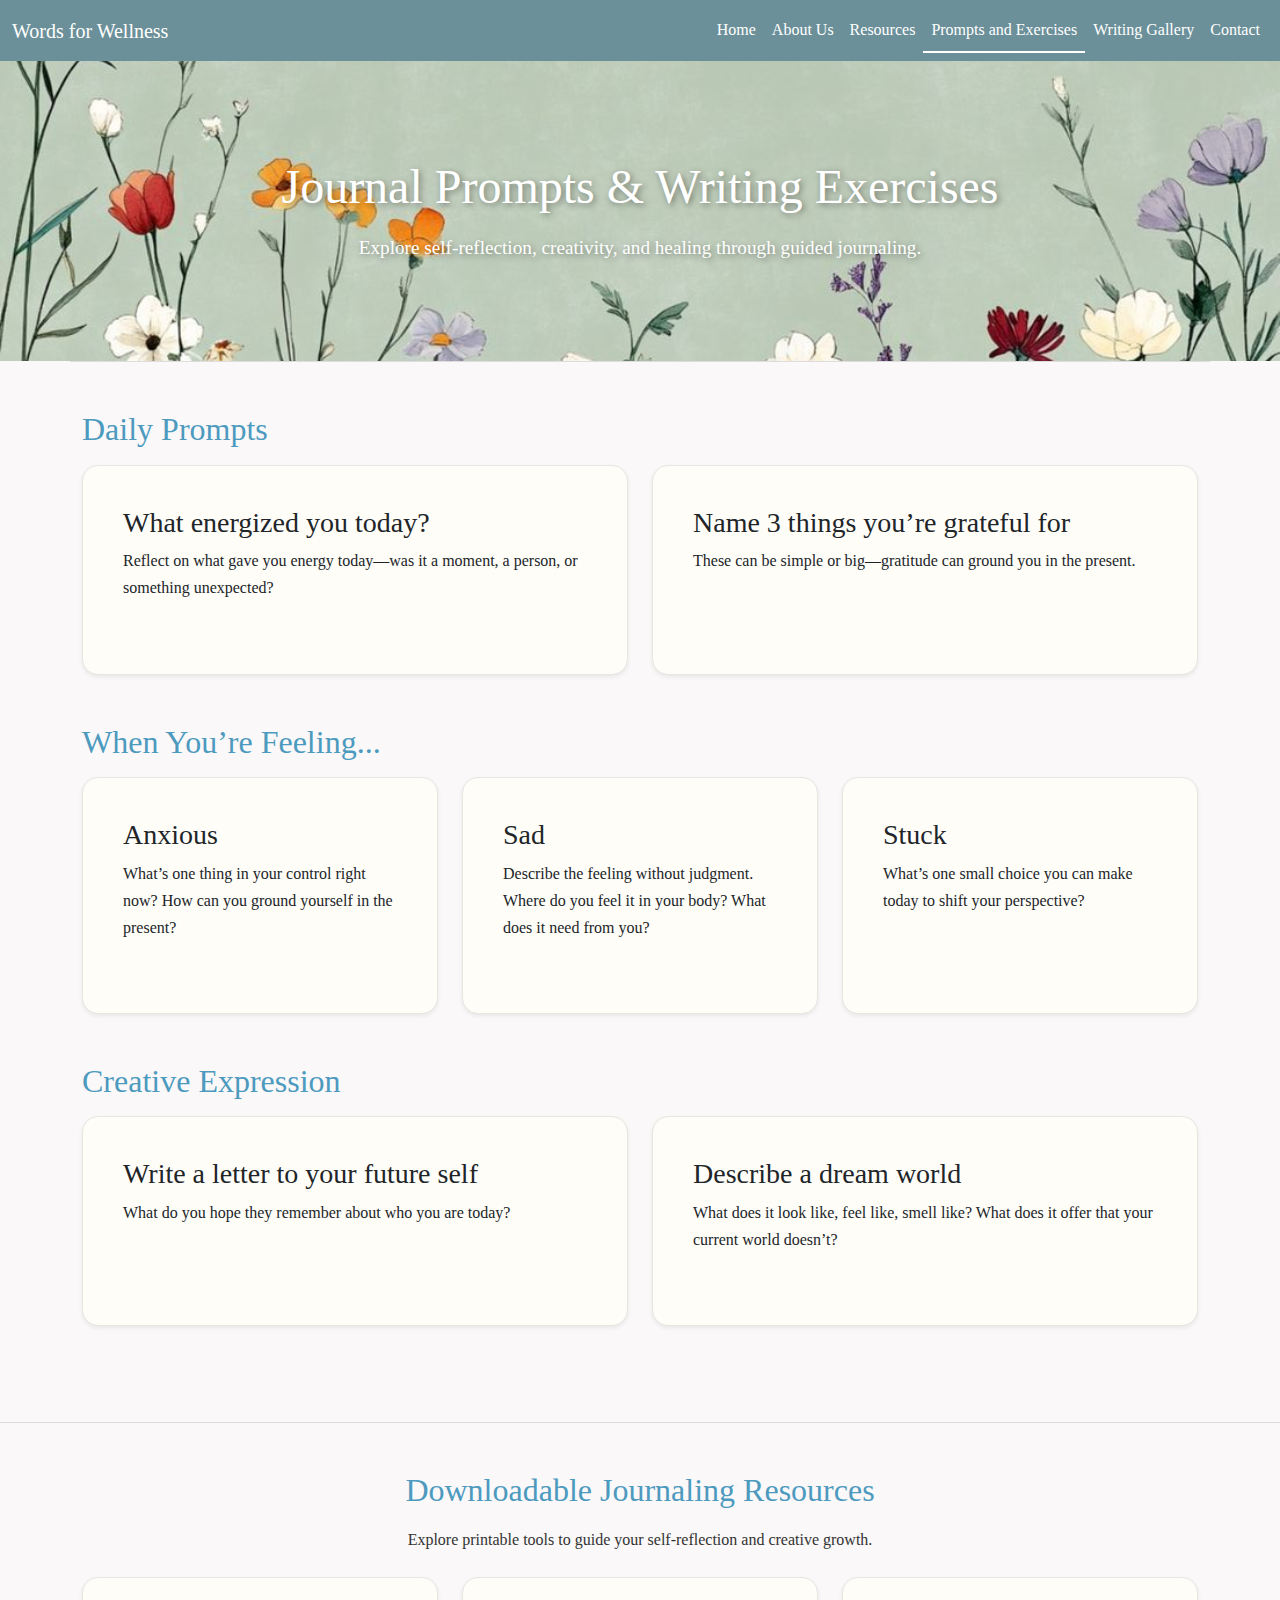
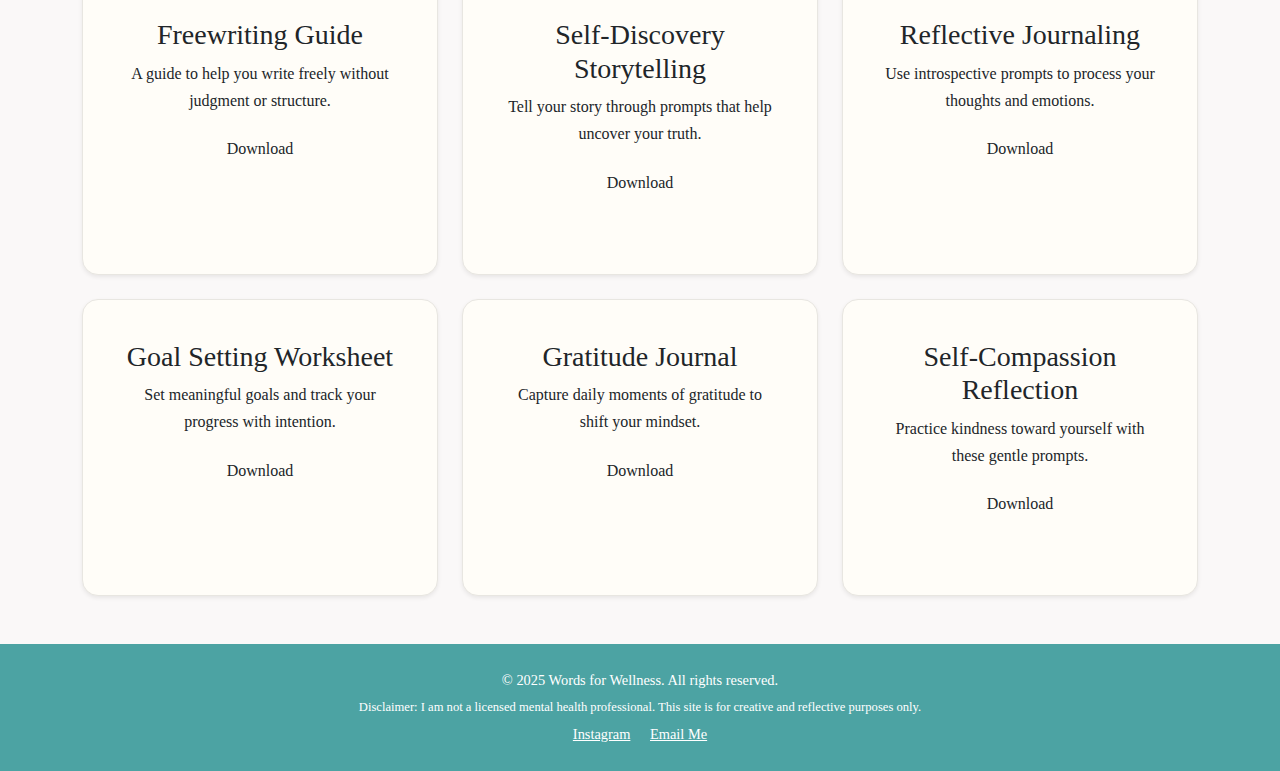
<file: prompts.html>
<!doctype html>
<html lang="en">
  <head>
    <meta charset="utf-8">
    <meta name="viewport" content="width=device-width, initial-scale=1">
    <meta name="description" content="An image gallery of Honeybrew Cafe">
    <meta name="author" content="Ash Conley">
    <title> Writing Prompts and Exercises – Words for Wellness </title>

    <!-- LOAD BOOTSTRAP CSS - DO NOT DELETE -->
    <link href="https://cdn.jsdelivr.net/npm/bootstrap@5.3.3/dist/css/bootstrap.min.css" rel="stylesheet" integrity="sha384-QWTKZyjpPEjISv5WaRU9OFeRpok6YctnYmDr5pNlyT2bRjXh0JMhjY6hW+ALEwIH" crossorigin="anonymous">
    <!-- END LOADING BOOTSTRAP CSS -->

    
    <!-- Custom styles - add your own CSS to this stylesheet -->
    <link href="style.css" rel="stylesheet">
  </head>

<body>

<!-- Navbar -->
  <nav class="navbar navbar-expand-lg">
    <div class="container-fluid">
      <a class="navbar-brand" href="#">Words for Wellness</a>
      <button class="navbar-toggler" type="button" data-bs-toggle="collapse" data-bs-target="#navbarNav">
        <span class="navbar-toggler-icon"></span>
      </button>
      <div class="collapse navbar-collapse" id="navbarNav">
        <ul class="navbar-nav ms-auto">
           <li class="nav-item"><a class="nav-link" href="index.html">Home</a></li>
          <li class="nav-item"><a class="nav-link" href="about.html">About Us</a></li>
          <li class="nav-item"><a class="nav-link" href="resources.html">Resources</a></li>
          <li class="nav-item"><a class="nav-link active" href="#">Prompts and Exercises </a></li>
          <li class="nav-item"><a class="nav-link" href="gallery.html">Writing Gallery</a></li>
          <li class="nav-item"><a class="nav-link" href="contact.html">Contact</a></li>
        </ul>
      </div> <!-- End Class Collapse Navbar -->
    </div> <!-- End Container -->
  </nav> <!-- End Navbar -->



    <!-- Hero -->
    <header class=" hero py-5 text-center">
      <div class="container">
        <h1 class="display-4"> Journal Prompts & Writing Exercises</h1>
        <p class="lead">Explore self-reflection, creativity, and healing through guided journaling.</p>
      </div> <!-- end container -->
    </header>

     <!-- Prompt Sections -->
  <section class="container py-5">

    <!-- Daily Prompts -->
    <div class="mb-5">
      <h2 class="mb-3"> Daily Prompts</h2>
      <div class="row row-cols-1 row-cols-md-2 g-4">
        <div class="col">
           <div class="card soft-purple shadow-sm h-100">
            <div class="card-body">
              <h3 class="card-title">What energized you today?</h3>
              <p class="card-text">Reflect on what gave you energy today—was it a moment, a person, or something unexpected?</p>
            </div>
          </div>
        </div>
        <div class="col">
          <div class="card soft-purple shadow-sm h-100">
            <div class="card-body">
              <h3 class="card-title">Name 3 things you’re grateful for</h3>
              <p class="card-text">These can be simple or big—gratitude can ground you in the present.</p>
            </div>
          </div>
        </div>
      </div>
    </div>

    <!-- Feeling-Based Prompts -->
    <div class="mb-5">
      <h2 class="text-purple mb-3"> When You’re Feeling...</h2>
      <div class="row row-cols-1 row-cols-md-3 g-4">
        <div class="col">
           <div class="card soft-purple shadow-sm h-100">
            <div class="card-body">
              <h3 class="card-title">Anxious</h3>
              <p class="card-text">What’s one thing in your control right now? How can you ground yourself in the present?</p>
            </div>
          </div>
        </div>
        <div class="col">
           <div class="card soft-purple shadow-sm h-100">
            <div class="card-body">
              <h3 class="card-title">Sad</h3>
              <p class="card-text">Describe the feeling without judgment. Where do you feel it in your body? What does it need from you?</p>
            </div>
          </div>
        </div>
        <div class="col">
           <div class="card soft-purple shadow-sm h-100">
            <div class="card-body">
              <h3 class="card-title">Stuck</h3>
              <p class="card-text">What’s one small choice you can make today to shift your perspective?</p>
            </div>
          </div>
        </div>
      </div>
    </div>

    <!-- Creative Prompts -->
    <div class="mb-5">
      <h2 class="mb-3"> Creative Expression</h2>
      <div class="row row-cols-1 row-cols-md-2 g-4">
        <div class="col">
          <div class="card soft-purple shadow-sm h-100">
            <div class="card-body">
              <h3 class="card-title">Write a letter to your future self</h3>
              <p class="card-text">What do you hope they remember about who you are today?</p>
            </div>
          </div>
        </div>
        <div class="col">
          <div class="card soft-purple shadow-sm h-100">
            <div class="card-body">
              <h3 class="card-title">Describe a dream world</h3>
              <p class="card-text">What does it look like, feel like, smell like? What does it offer that your current world doesn’t?</p>
            </div>
          </div>
        </div>
      </div>
    </div>
  </section>

  <!-- Downloadable Resources -->
<section class=" py-5">
  <div class="container text-center">
    <h2 class="mb-3"> Downloadable Journaling Resources</h2>
    <p class="mb-4">Explore printable tools to guide your self-reflection and creative growth.</p>

    <div class="row g-4 justify-content-center">
      <!-- Freewriting Guide -->
      <div class="col-md-4">
         <div class="card soft-purple shadow-sm h-100">
          <div class="card-body">
            <h3 class="card-title"> Freewriting Guide</h3>
            <p class="card-text">A guide to help you write freely without judgment or structure.</p>
            <a href="downloads/freewriting-guide.pdf" class="btn btn-teal w-100" download>Download</a>
          </div>
        </div>
      </div>

      <!-- Self-Discovery Storytelling -->
      <div class="col-md-4">
         <div class="card soft-purple shadow-sm h-100">
          <div class="card-body">
            <h3 class="card-title"> Self-Discovery Storytelling</h3>
            <p class="card-text">Tell your story through prompts that help uncover your truth.</p>
            <a href="downloads/self-discovery-storytelling.pdf" class="btn btn-blue w-100" download>Download</a>
          </div>
        </div>
      </div>

      <!-- Reflective Journaling -->
      <div class="col-md-4">
         <div class="card soft-purple shadow-sm h-100">
          <div class="card-body">
            <h3 class="card-title"> Reflective Journaling</h3>
            <p class="card-text">Use introspective prompts to process your thoughts and emotions.</p>
            <a href="downloads/reflective-journaling.pdf" class="btn btn-purple w-100" download>Download</a>
          </div>
        </div>
      </div>

      <!-- Goal Setting Worksheet -->
      <div class="col-md-4">
         <div class="card soft-purple shadow-sm h-100">
          <div class="card-body">
            <h3 class="card-title "> Goal Setting Worksheet</h3>
            <p class="card-text">Set meaningful goals and track your progress with intention.</p>
            <a href="downloads/goal-setting-worksheet.pdf" class="btn btn-teal w-100" download>Download</a>
          </div>
        </div>
      </div>

      <!-- Gratitude Journal -->
      <div class="col-md-4">
         <div class="card soft-purple shadow-sm h-100">
          <div class="card-body">
            <h3 class="card-title "> Gratitude Journal</h3>
            <p class="card-text">Capture daily moments of gratitude to shift your mindset.</p>
            <a href="downloads/gratitude-journal.pdf" class="btn btn-blue w-100" download>Download</a>
          </div>
        </div>
      </div>

      <!-- Self-Compassion Reflection -->
      <div class="col-md-4">
        <div class="card soft-purple shadow-sm h-100">
          <div class="card-body">
            <h3 class="card-title"> Self-Compassion Reflection</h3>
            <p class="card-text">Practice kindness toward yourself with these gentle prompts.</p>
            <a href="downloads/self-compassion-reflection.pdf" class="btn btn-purple w-100" download>Download</a>
          </div>
        </div>
      </div>
    </div>
  </div>
</section>


    <!-- Footer -->
<footer class="text-center py-4">
  <div class="container">
    <p class="mb-1">&copy; 2025 Words for Wellness. All rights reserved.</p>
    <p class="mb-1 small">Disclaimer: I am not a licensed mental health professional. This site is for creative and reflective purposes only.</p>
    <p class="mb-0">
      <a href="https://www.instagram.com/wordsforwellnessproject" target="_blank" class="text-white me-3">Instagram</a>
      <a href="mailto:wordsforwellness.project@gmail.com" class="text-white">Email Me</a>
    </p>
  </div>  <!-- End Container -->
</footer>

<!-- LOAD BOOTSTRAP JAVASCRIPT - DO NOT DELETE -->
<script src="https://cdn.jsdelivr.net/npm/bootstrap@5.3.3/dist/js/bootstrap.bundle.min.js" integrity="sha384-YvpcrYf0tY3lHB60NNkmXc5s9fDVZLESaAA55NDzOxhy9GkcIdslK1eN7N6jIeHz" crossorigin="anonymous"></script>
<!-- END LOADING BOOTSTRAP JAVASCRIPT -->
      
</body>
</html>
</file>
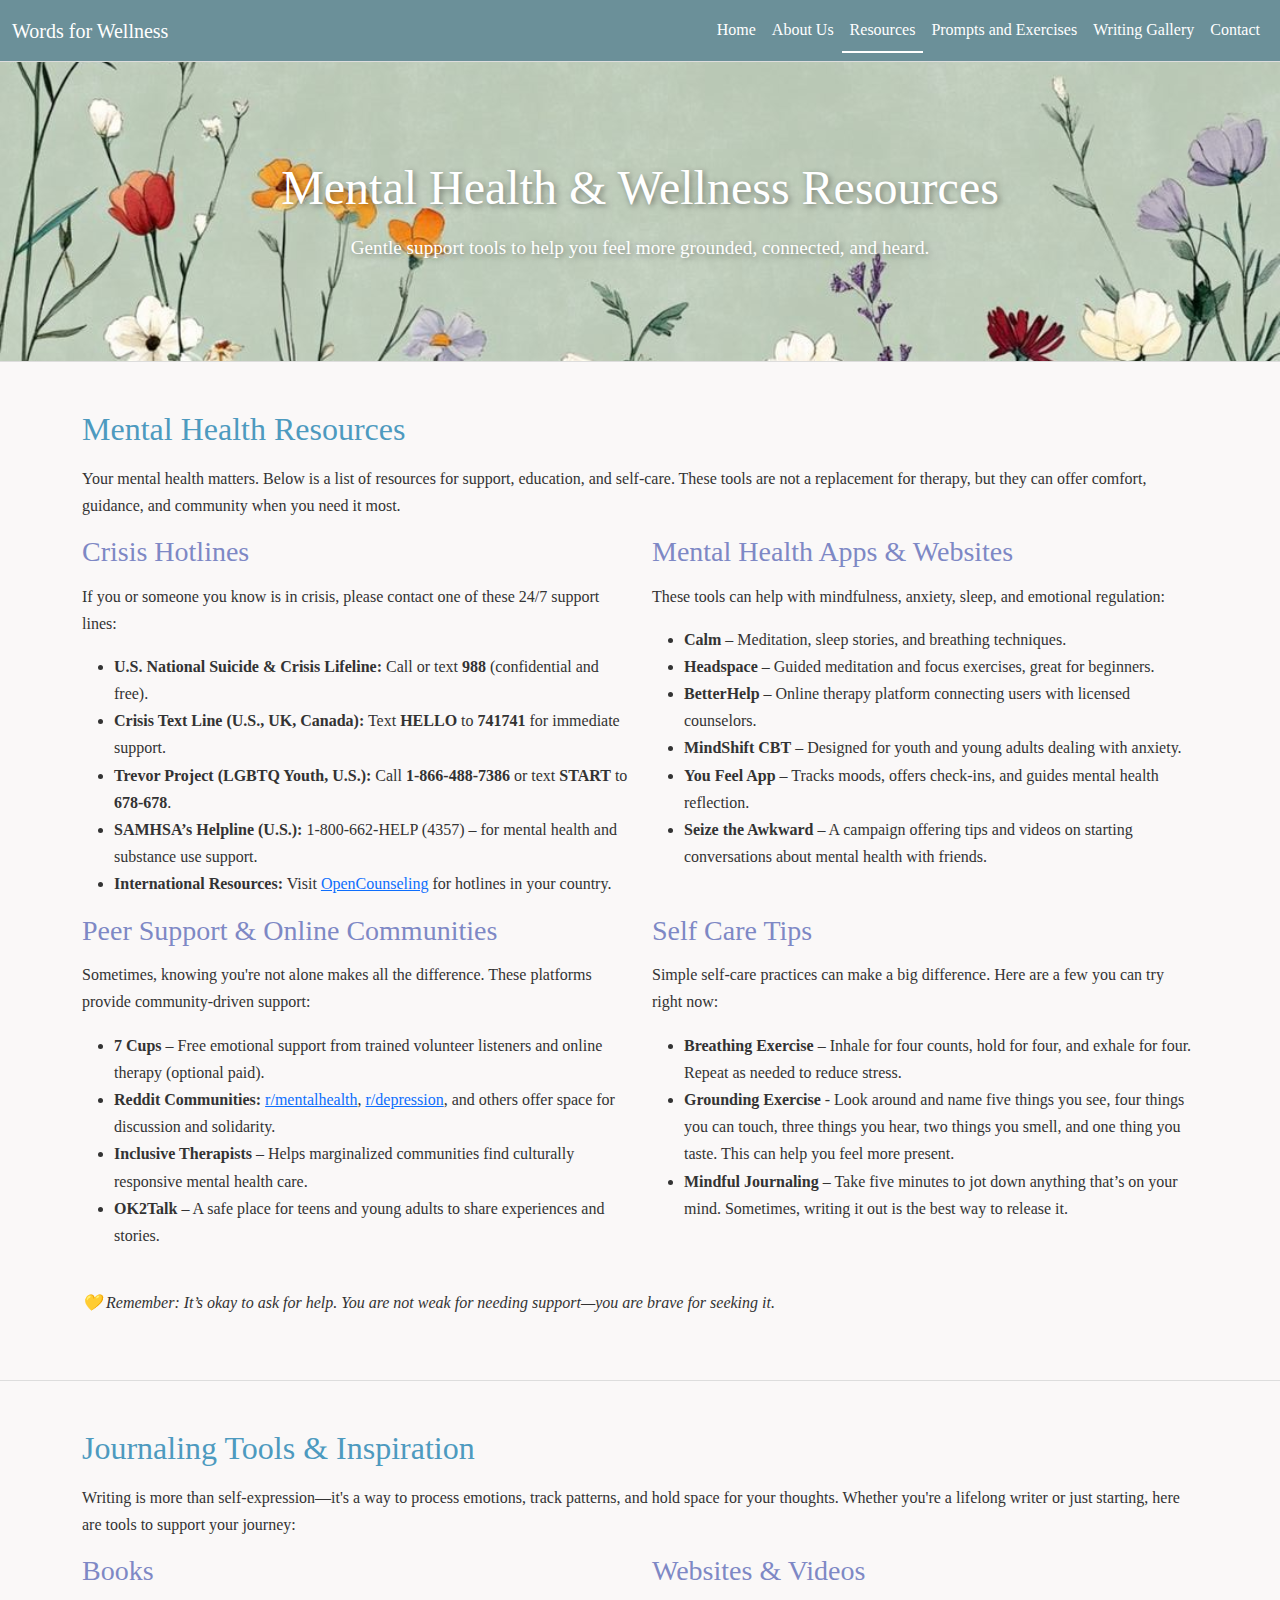
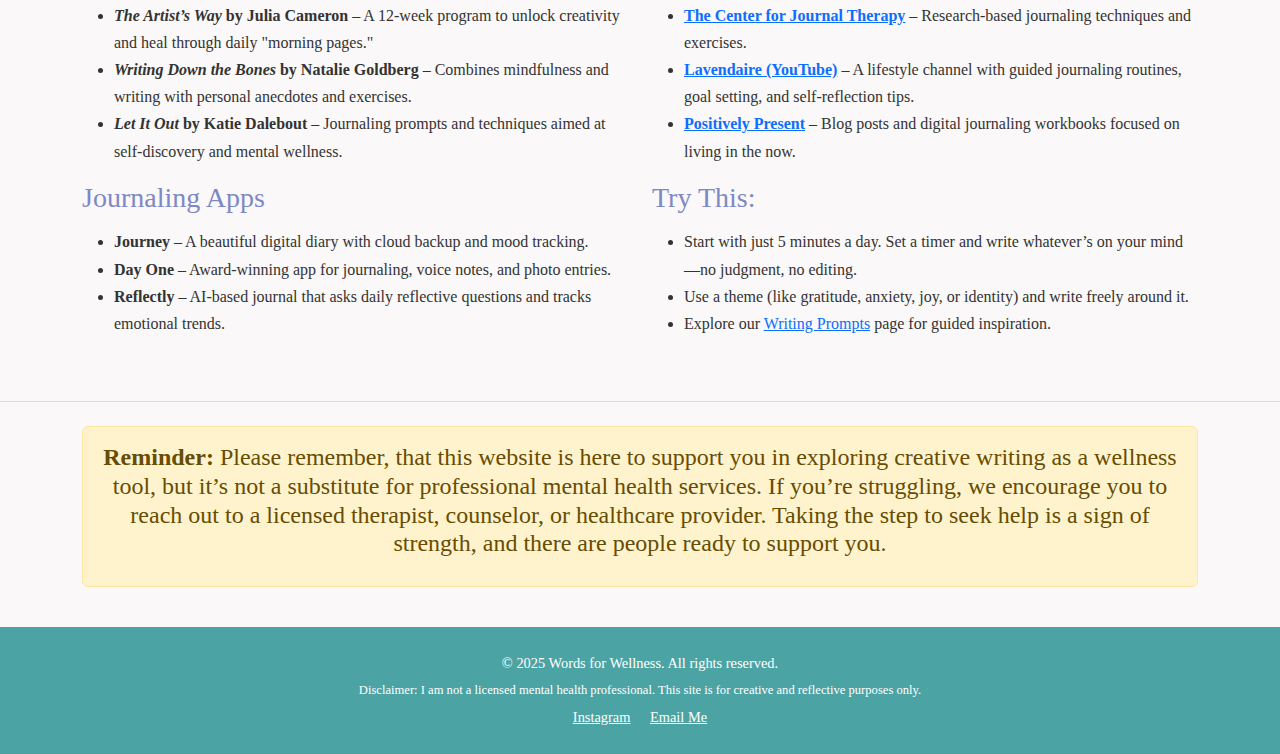
<file: resources.html>
<!doctype html>
<html lang="en">
  <head>
    <meta charset="utf-8">
    <meta name="viewport" content="width=device-width, initial-scale=1">
    <meta name="description" content="Offer mental health and wellness tools and links.">
    <meta name="author" content="Ash Conley">
    <title> Resources – Words for Wellness </title>

    <!-- LOAD BOOTSTRAP CSS - DO NOT DELETE -->
    <link href="https://cdn.jsdelivr.net/npm/bootstrap@5.3.3/dist/css/bootstrap.min.css" rel="stylesheet" integrity="sha384-QWTKZyjpPEjISv5WaRU9OFeRpok6YctnYmDr5pNlyT2bRjXh0JMhjY6hW+ALEwIH" crossorigin="anonymous">
    <!-- END LOADING BOOTSTRAP CSS -->

    
    <!-- Custom styles - add your own CSS to this stylesheet -->
    <link href="style.css" rel="stylesheet">
  </head>

<body>

<!-- Navbar -->
  <nav class="navbar navbar-expand-lg">
    <div class="container-fluid">
      <a class="navbar-brand" href="#">Words for Wellness</a>
      <button class="navbar-toggler" type="button" data-bs-toggle="collapse" data-bs-target="#navbarNav">
        <span class="navbar-toggler-icon"></span>
      </button>
      <div class="collapse navbar-collapse" id="navbarNav">
        <ul class="navbar-nav ms-auto">
          <li class="nav-item"><a class="nav-link" href="index.html">Home</a></li>
          <li class="nav-item"><a class="nav-link" href="about.html">About Us</a></li>
           <li class="nav-item"><a class="nav-link active" href="#">Resources</a></li>
          <li class="nav-item"><a class="nav-link" href="prompts.html">Prompts and Exercises</a></li>
          <li class="nav-item"><a class="nav-link" href="gallery.html">Writing Gallery</a></li>
          <li class="nav-item"><a class="nav-link" href="contact.html">Contact</a></li>
        </ul>
      </div> <!-- End Class Collapse Navbar -->
    </div> <!-- End Container -->
  </nav> <!-- End Navbar -->


  <!-- Hero Section -->
    <section class="hero py-5 text-center">
      <div class="container">
        <h1 class="display-4">Mental Health & Wellness Resources</h1>
        <p class="lead">Gentle support tools to help you feel more grounded, connected, and heard.</p>
      </div> <!-- end container -->
    </section>


    <!-- Mental Health Resources -->
<section class="py-5">
  <div class="container">
    <h2>Mental Health Resources</h2>
    <p>Your mental health matters. Below is a list of resources for support, education, and self-care. These tools are not a replacement for therapy, but they can offer comfort, guidance, and community when you need it most.</p>
    
    <!-- Crisis Hotlines -->
    <div class="row">
      <div class="col-md-6">
        <h3>Crisis Hotlines</h3>
          <p>If you or someone you know is in crisis, please contact one of these 24/7 support lines:</p>
        <ul>
          <li><strong>U.S. National Suicide & Crisis Lifeline:</strong> Call or text <strong>988</strong> (confidential and free).</li>
         <li><strong>Crisis Text Line (U.S., UK, Canada):</strong> Text <strong>HELLO</strong> to <strong>741741</strong> for immediate support.</li>
         <li><strong>Trevor Project (LGBTQ Youth, U.S.):</strong> Call <strong>1-866-488-7386</strong> or text <strong>START</strong> to <strong>678-678</strong>.</li>
        <li><strong>SAMHSA’s Helpline (U.S.):</strong> 1-800-662-HELP (4357) – for mental health and substance use support.</li>
        <li><strong>International Resources:</strong> Visit <a href="https://www.opencounseling.com/suicide-hotlines" target="_blank">OpenCounseling</a> for hotlines in your country.</li>
        </ul> 
      </div> <!-- end col -->

      <!-- Apps and Websites -->
      <div class="col-md-6">
        <h3>Mental Health Apps & Websites</h3>
             <p>These tools can help with mindfulness, anxiety, sleep, and emotional regulation:</p>
        <ul>
         <li><strong>Calm</strong> – Meditation, sleep stories, and breathing techniques.</li>
        <li><strong>Headspace</strong> – Guided meditation and focus exercises, great for beginners.</li>
        <li><strong>BetterHelp</strong> – Online therapy platform connecting users with licensed counselors.</li>
        <li><strong>MindShift CBT</strong> – Designed for youth and young adults dealing with anxiety.</li>
        <li><strong>You Feel App</strong> – Tracks moods, offers check-ins, and guides mental health reflection.</li>
        <li><strong>Seize the Awkward</strong> – A campaign offering tips and videos on starting conversations about mental health with friends.</li>
        </ul>
      </div> <!-- end col -->
    </div> <!-- end row -->

  <!-- Peer Support & Communities -->
<div class="row">
      <div class="col-md-6">
        <h3>Peer Support & Online Communities</h3>
        <p>Sometimes, knowing you're not alone makes all the difference. These platforms provide community-driven support:</p>
        <ul>
         <li><strong>7 Cups</strong> – Free emotional support from trained volunteer listeners and online therapy (optional paid).</li>
        <li><strong>Reddit Communities:</strong> <a href="https://www.reddit.com/r/mentalhealth/" target="_blank">r/mentalhealth</a>, <a href="https://www.reddit.com/r/depression/" target="_blank">r/depression</a>, and others offer space for discussion and solidarity.</li>
        <li><strong>Inclusive Therapists</strong> – Helps marginalized communities find culturally responsive mental health care.</li>
        <li><strong>OK2Talk</strong> – A safe place for teens and young adults to share experiences and stories.</li>
        </ul>
      </div> <!-- end col -->


 <!-- Self-Care tips -->
      <div class="col-md-6">
        <h3>Self Care Tips</h3>
        <p> Simple self-care practices can make a big difference. Here are a few you can try right now: </p>
          <ul>
            <li><strong>Breathing Exercise</strong> – Inhale for four counts, hold for four, and exhale for four. Repeat as needed to reduce stress.</li>
          <li><strong>Grounding Exercise</strong> - Look around and name five things you see, four things you can touch, three things you hear, two things you smell, and one thing you taste. This can help you feel more present.</li>
           <li><strong>Mindful Journaling </strong> – Take five minutes to jot down anything that’s on your mind. Sometimes, writing it out is the best way to release it.</li>
          </ul>
      </div> <!-- end col -->
    </div> <!-- end row -->

    <!-- Final Note -->
    <div class="mt-4">
      <p class="fst-italic">💛 Remember: It’s okay to ask for help. You are not weak for needing support—you are brave for seeking it.</p>
    </div> <!-- end class -->
  </div> <!-- end container -->
</section>





    <!-- Journaling Resources -->
<section class="py-5 ">
  <div class="container">
    <h2>Journaling Tools & Inspiration</h2>
    <p>Writing is more than self-expression—it's a way to process emotions, track patterns, and hold space for your thoughts. Whether you're a lifelong writer or just starting, here are tools to support your journey:</p>

    <div class="row">
      <div class="col-md-6">
        <h3>Books</h3>
        <ul>
          <li><strong><em>The Artist’s Way</em> by Julia Cameron</strong> – A 12-week program to unlock creativity and heal through daily "morning pages."</li>
          <li><strong><em>Writing Down the Bones</em> by Natalie Goldberg</strong> – Combines mindfulness and writing with personal anecdotes and exercises.</li>
          <li><strong><em>Let It Out</em> by Katie Dalebout</strong> – Journaling prompts and techniques aimed at self-discovery and mental wellness.</li>
        </ul> 
      </div> <!-- end col -->

      <div class="col-md-6">
        <h3>Websites & Videos</h3>
        <ul>
          <li><a href="https://www.journaltherapy.com/" target="_blank"><strong>The Center for Journal Therapy</strong></a> – Research-based journaling techniques and exercises.</li>
          <li><a href="https://www.youtube.com/@Lavendaire" target="_blank"><strong>Lavendaire (YouTube)</strong></a> – A lifestyle channel with guided journaling routines, goal setting, and self-reflection tips.</li>
          <li><a href="https://www.positivelypresent.com/" target="_blank"><strong>Positively Present</strong></a> – Blog posts and digital journaling workbooks focused on living in the now.</li>
        </ul>
      </div> <!-- end col -->
    </div> <!-- end row -->



<div class="row">
      <div class="col-md-6">
        <h3>Journaling Apps</h3>
        <ul>
          <li><strong>Journey</strong> – A beautiful digital diary with cloud backup and mood tracking.</li>
          <li><strong>Day One</strong> – Award-winning app for journaling, voice notes, and photo entries.</li>
          <li><strong>Reflectly</strong> – AI-based journal that asks daily reflective questions and tracks emotional trends.</li>
        </ul>
      </div> <!-- end col -->

      <div class="col-md-6">
        <h3>Try This:</h3>
          <ul>
            <li>Start with just 5 minutes a day. Set a timer and write whatever’s on your mind—no judgment, no editing.</li>
            <li>Use a theme (like gratitude, anxiety, joy, or identity) and write freely around it.</li>
            <li>Explore our <a href="prompts.html">Writing Prompts</a> page for guided inspiration.</li>
          </ul>
      </div> <!-- end col -->
    </div> <!-- end row -->
     </div> <!-- end container -->
</section>


    <!-- Disclaimer -->
    <section class="py-4">
      <div class="container">
        <div class="alert alert-warning text-center" role="alert">
          <h4> <strong>Reminder:</strong> Please remember, that this website is here to support you in exploring creative writing as a wellness tool, but it’s not a substitute for professional mental health services. If you’re struggling, we encourage you to reach out to a licensed therapist, counselor, or healthcare provider. Taking the step to seek help is a sign of strength, and there are people ready to support you. </h4>
        </div> <!-- end alert -->
      </div> <!-- end container -->
    </section>
 
  <!-- Footer -->
<footer class="text-center py-4">
  <div class="container">
    <p class="mb-1">&copy; 2025 Words for Wellness. All rights reserved.</p>
    <p class="mb-1 small">Disclaimer: I am not a licensed mental health professional. This site is for creative and reflective purposes only.</p>
    <p class="mb-0">
      <a href="https://www.instagram.com/wordsforwellnessproject" target="_blank" class="text-white me-3">Instagram</a>
      <a href="mailto:wordsforwellness.project@gmail.com" class="text-white">Email Me</a>
    </p>
  </div>  <!-- End Container -->
</footer>

<!-- LOAD BOOTSTRAP JAVASCRIPT - DO NOT DELETE -->
<script src="https://cdn.jsdelivr.net/npm/bootstrap@5.3.3/dist/js/bootstrap.bundle.min.js" integrity="sha384-YvpcrYf0tY3lHB60NNkmXc5s9fDVZLESaAA55NDzOxhy9GkcIdslK1eN7N6jIeHz" crossorigin="anonymous"></script>
<!-- END LOADING BOOTSTRAP JAVASCRIPT -->
      
  </body>
</html>
</file>
<file: style.css>
body {
  font-family: Georgia, serif;
  background-color: #faf8f8;
  color: #333;
  line-height: 1.7;
  margin: 0;
  padding: 0;
}

/* === Headings === */
h1, h2, h3, h4, h5, h6 {
  font-family: 'Playfair Display', serif;
  margin-bottom: 0.5em;
}

h2 {
  color: #4d9abf; /* Soft blue */
}

h3 {
  color: #7e88c5; /* Muted purple */
}

.section-heading-green h2 {
  color: #5d9a91; /* Dusty teal green */
}

.section-heading-teal h2 {
  color: #469d9d; /* Soft teal */
}

/* Hero Section */
.hero {
  background: url("images/hero.jpg") center/cover no-repeat;
  height: 300px;
  display: flex;
  align-items: center;
  justify-content: center;
  text-align: center;
  padding: 32px;
}

.hero h1 {
  font-size: 48px;
  color: white;
  margin-bottom: 16px;
  text-shadow: 2px 2px 6px rgba(0,0,0,0.4);
}

.lead {
  font-size: 19.2px;
  color: white;
  max-width: 600px;
  margin: 0 auto;
  text-shadow: 2px 2px 6px rgba(0,0,0,0.4);
}


/*  Navbar  */
.navbar {
  background-color: #6b9099 /* Soft teal */
}

.navbar-brand, 
.navbar-nav .nav-link {
  color: white !important;
  font-weight: 500;
}

.navbar-nav .nav-link.active {
  border-bottom: 2px solid white;
}

/*  Section Dividers  */
section {
  padding: 4rem 0;
  border-top: 1px solid #ddd;
}

/* === Footer === */
footer {
  background-color: #4ca3a3;
  color: white;
  font-size: 0.9rem;
}

footer a {
  color: white;
  text-decoration: underline;
}

footer a:hover {
  text-decoration: none;
}

/*  Cards, Boxes, and Containers  */
.card, .content-box {
  background-color: white;
  border: 1px solid #e0e0e0;
  border-radius: 0.75rem;
  padding: 1.5rem;
  margin-bottom: 2rem;
  box-shadow: 0 2px 8px rgba(0,0,0,0.05);
}

/*  Buttons  */
.btn-primary {
  background-color: #7e88c5;
  color: white;
  border: none;
  padding: 0.6rem 1.2rem;
  border-radius: 0.5rem;
  font-weight: bold;
  transition: 0.3s ease;
}

.btn-custom:hover {
  background-color: #5d6b9a;
  color: white;
}

/*  Responsive Typography  */
@media (max-width: 768px) {
  h1 {
    font-size: 2rem;
  }

  .hero {
    padding: 3rem 1rem;
  }
}


/* Cards  */
.card, .content-box {
  background-color: #fffdf8; /* soft off-white */
  border: 1px solid #e8e6e1; /* light beige border */
  border-radius: 1rem;
  padding: 1.5rem;
  margin-bottom: 2rem;
  box-shadow: 0 1px 4px rgba(0,0,0,0.04); /* subtle shadow */
  transition: box-shadow 0.3s ease;
}

.card:hover, .content-box:hover {
  box-shadow: 0 2px 12px rgba(0,0,0,0.06);
}
</file>
